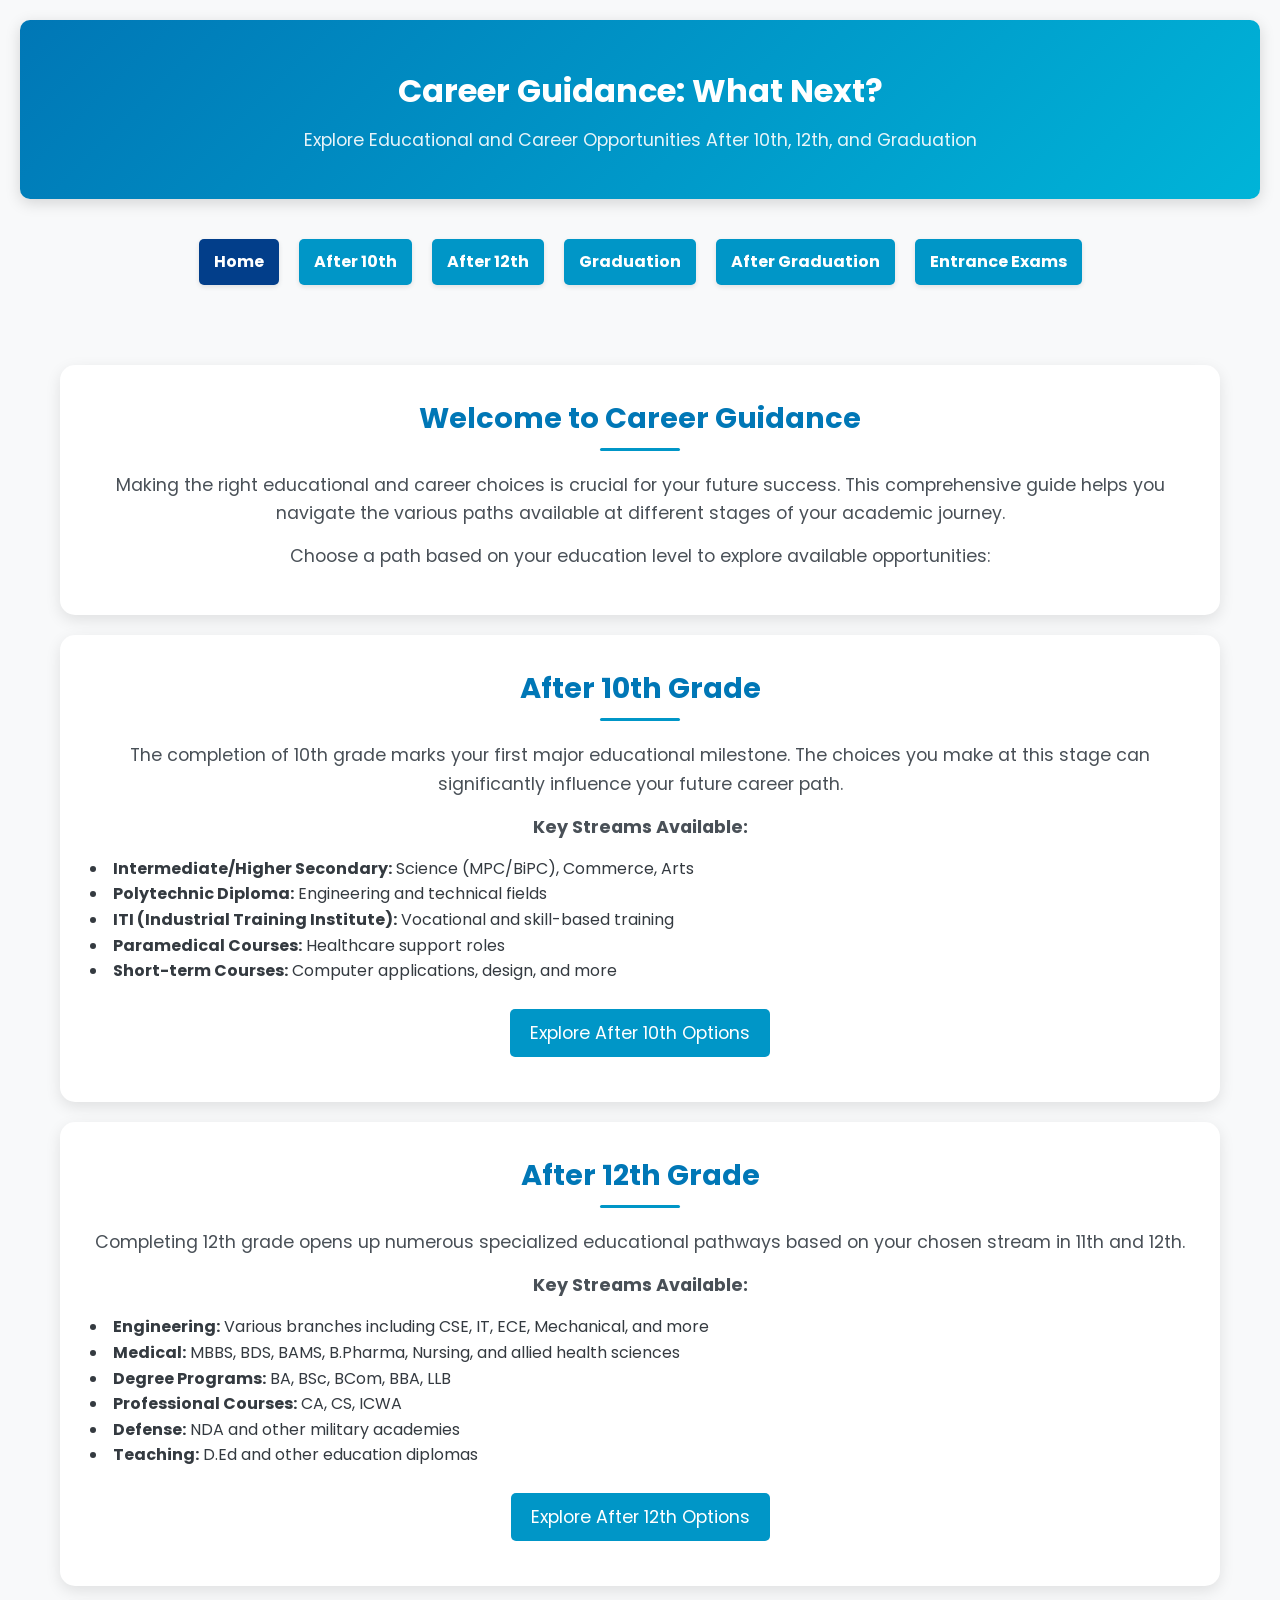
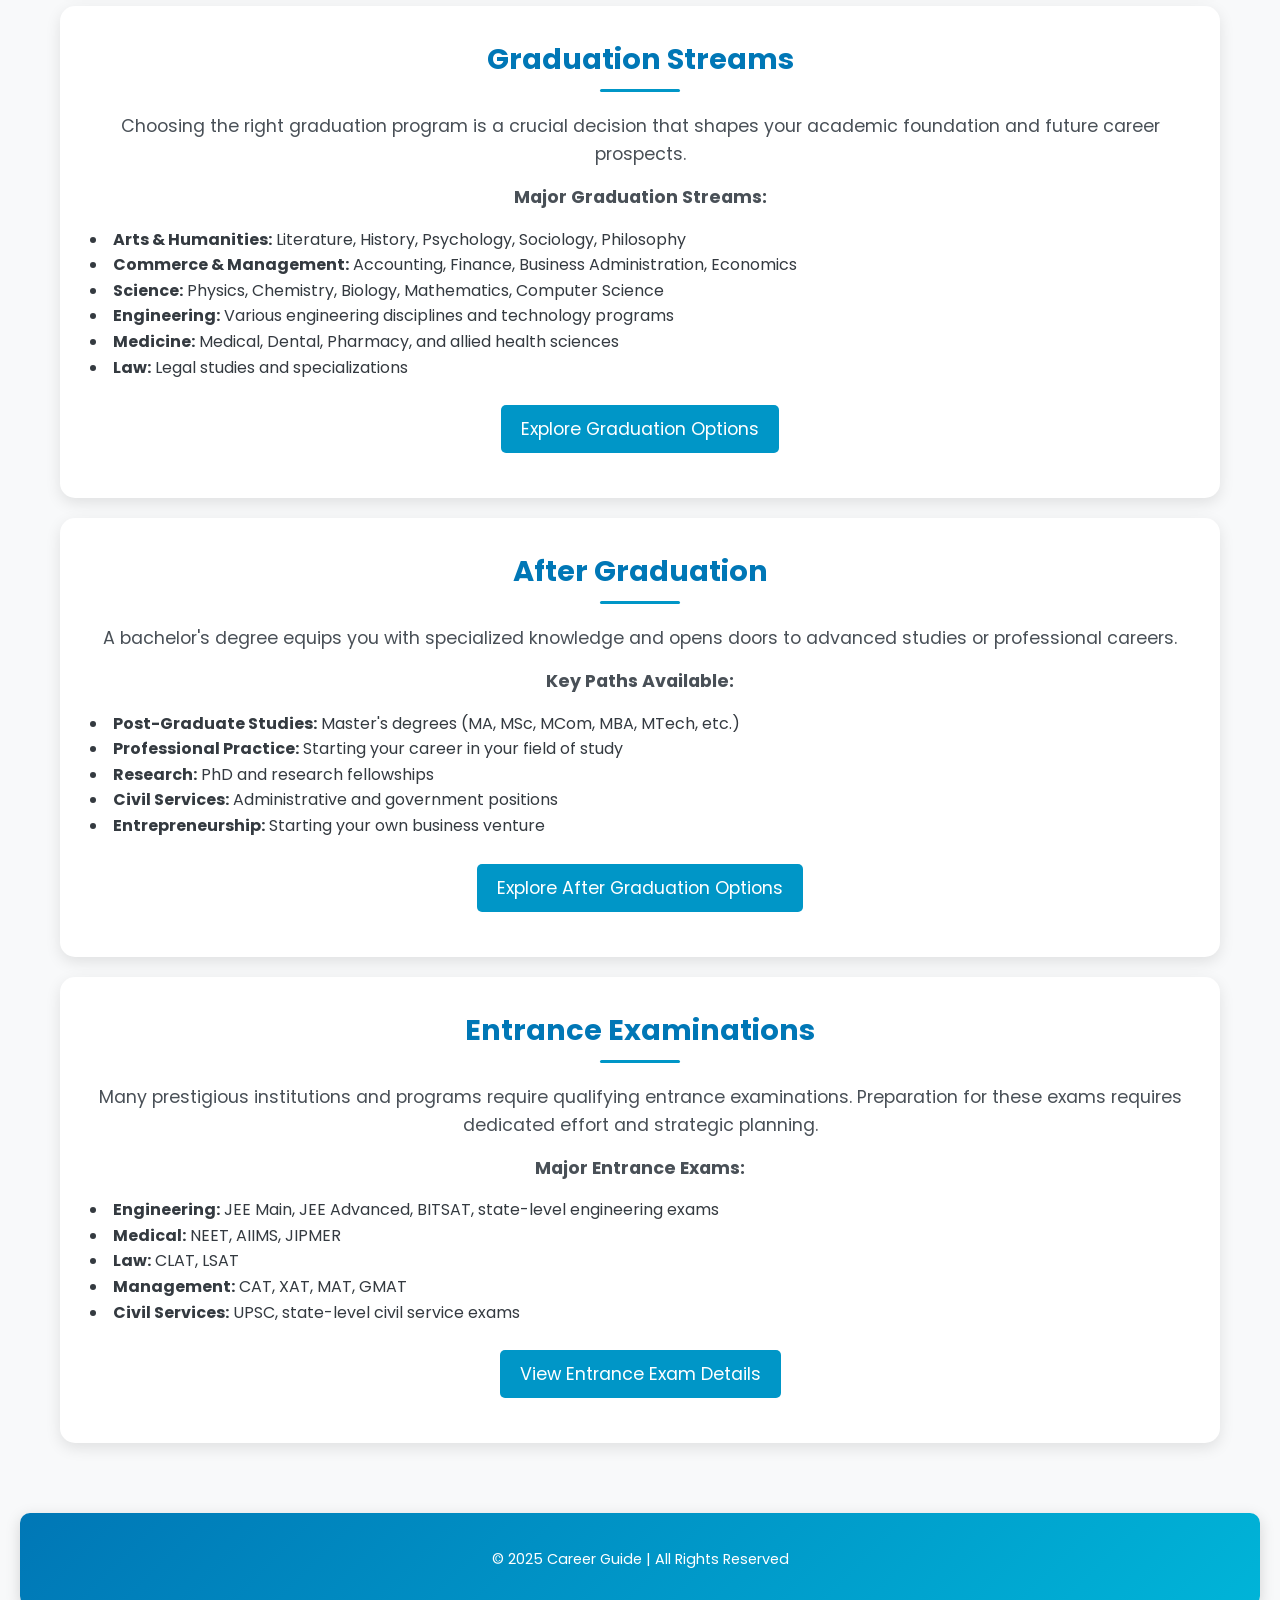
<file: Career guidance/index.html>
<!DOCTYPE html>
<html lang="en">
<head>
    <meta charset="UTF-8">
    <meta name="viewport" content="width=device-width, initial-scale=1.0">
    <title>Career Guidance - What Next?</title>
    <link rel="stylesheet" href="styles.css">
    <link rel="icon" href="favicon.jpg" type="image/png">
    <link href="https://fonts.googleapis.com/css2?family=Poppins:wght@300;400;700&display=swap" rel="stylesheet">
</head>
<body>
    <header>
        <div class="container">
            <h1>Career Guidance: What Next?</h1>
            <p>Explore Educational and Career Opportunities After 10th, 12th, and Graduation</p>
        </div>
    </header>
    
    <nav>
        <div class="container">
            <ul>
                <li><a href="index.html" class="active">Home</a></li>
                <li><a href="after10th.html">After 10th</a></li>
                <li><a href="after12th.html">After 12th</a></li>
                <li><a href="graduation.html">Graduation</a></li>
                <li><a href="afterGraduation.html">After Graduation</a></li>
                <li><a href="exams.html">Entrance Exams</a></li>
            </ul>
        </div>
    </nav>
    
    <main class="container">
        <section class="section">
            <h2>Welcome to Career Guidance</h2>
            <p>Making the right educational and career choices is crucial for your future success. This comprehensive guide helps you navigate the various paths available at different stages of your academic journey.</p>
            
            <p>Choose a path based on your education level to explore available opportunities:</p>
        </section>
        
        <section class="section">
            <h2>After 10th Grade</h2>
            <p>The completion of 10th grade marks your first major educational milestone. The choices you make at this stage can significantly influence your future career path.</p>
            
            <p><strong>Key Streams Available:</strong></p>
            <ul style="text-align: left; list-style-position: inside; margin: 15px 0;">
                <li><strong>Intermediate/Higher Secondary:</strong> Science (MPC/BiPC), Commerce, Arts</li>
                <li><strong>Polytechnic Diploma:</strong> Engineering and technical fields</li>
                <li><strong>ITI (Industrial Training Institute):</strong> Vocational and skill-based training</li>
                <li><strong>Paramedical Courses:</strong> Healthcare support roles</li>
                <li><strong>Short-term Courses:</strong> Computer applications, design, and more</li>
            </ul>
            
            <p><a href="after10th.html" style="display: inline-block; background: #0096c7; color: white; padding: 10px 20px; border-radius: 5px; text-decoration: none; margin-top: 10px; transition: all 0.3s ease;">Explore After 10th Options</a></p>
        </section>
        
        <section class="section">
            <h2>After 12th Grade</h2>
            <p>Completing 12th grade opens up numerous specialized educational pathways based on your chosen stream in 11th and 12th.</p>
            
            <p><strong>Key Streams Available:</strong></p>
            <ul style="text-align: left; list-style-position: inside; margin: 15px 0;">
                <li><strong>Engineering:</strong> Various branches including CSE, IT, ECE, Mechanical, and more</li>
                <li><strong>Medical:</strong> MBBS, BDS, BAMS, B.Pharma, Nursing, and allied health sciences</li>
                <li><strong>Degree Programs:</strong> BA, BSc, BCom, BBA, LLB</li>
                <li><strong>Professional Courses:</strong> CA, CS, ICWA</li>
                <li><strong>Defense:</strong> NDA and other military academies</li>
                <li><strong>Teaching:</strong> D.Ed and other education diplomas</li>
            </ul>
            
            <p><a href="after12th.html" style="display: inline-block; background: #0096c7; color: white; padding: 10px 20px; border-radius: 5px; text-decoration: none; margin-top: 10px; transition: all 0.3s ease;">Explore After 12th Options</a></p>
        </section>
        
        <section class="section">
            <h2>Graduation Streams</h2>
            <p>Choosing the right graduation program is a crucial decision that shapes your academic foundation and future career prospects.</p>
            
            <p><strong>Major Graduation Streams:</strong></p>
            <ul style="text-align: left; list-style-position: inside; margin: 15px 0;">
                <li><strong>Arts & Humanities:</strong> Literature, History, Psychology, Sociology, Philosophy</li>
                <li><strong>Commerce & Management:</strong> Accounting, Finance, Business Administration, Economics</li>
                <li><strong>Science:</strong> Physics, Chemistry, Biology, Mathematics, Computer Science</li>
                <li><strong>Engineering:</strong> Various engineering disciplines and technology programs</li>
                <li><strong>Medicine:</strong> Medical, Dental, Pharmacy, and allied health sciences</li>
                <li><strong>Law:</strong> Legal studies and specializations</li>
            </ul>
            
            <p><a href="graduation.html" style="display: inline-block; background: #0096c7; color: white; padding: 10px 20px; border-radius: 5px; text-decoration: none; margin-top: 10px; transition: all 0.3s ease;">Explore Graduation Options</a></p>
        </section>
        
        <section class="section">
            <h2>After Graduation</h2>
            <p>A bachelor's degree equips you with specialized knowledge and opens doors to advanced studies or professional careers.</p>
            
            <p><strong>Key Paths Available:</strong></p>
            <ul style="text-align: left; list-style-position: inside; margin: 15px 0;">
                <li><strong>Post-Graduate Studies:</strong> Master's degrees (MA, MSc, MCom, MBA, MTech, etc.)</li>
                <li><strong>Professional Practice:</strong> Starting your career in your field of study</li>
                <li><strong>Research:</strong> PhD and research fellowships</li>
                <li><strong>Civil Services:</strong> Administrative and government positions</li>
                <li><strong>Entrepreneurship:</strong> Starting your own business venture</li>
            </ul>
            
            <p><a href="afterGraduation.html" style="display: inline-block; background: #0096c7; color: white; padding: 10px 20px; border-radius: 5px; text-decoration: none; margin-top: 10px; transition: all 0.3s ease;">Explore After Graduation Options</a></p>
        </section>
        
        <section class="section">
            <h2>Entrance Examinations</h2>
            <p>Many prestigious institutions and programs require qualifying entrance examinations. Preparation for these exams requires dedicated effort and strategic planning.</p>
            
            <p><strong>Major Entrance Exams:</strong></p>
            <ul style="text-align: left; list-style-position: inside; margin: 15px 0;">
                <li><strong>Engineering:</strong> JEE Main, JEE Advanced, BITSAT, state-level engineering exams</li>
                <li><strong>Medical:</strong> NEET, AIIMS, JIPMER</li>
                <li><strong>Law:</strong> CLAT, LSAT</li>
                <li><strong>Management:</strong> CAT, XAT, MAT, GMAT</li>
                <li><strong>Civil Services:</strong> UPSC, state-level civil service exams</li>
            </ul>
            
            <p><a href="exams.html" style="display: inline-block; background: #0096c7; color: white; padding: 10px 20px; border-radius: 5px; text-decoration: none; margin-top: 10px; transition: all 0.3s ease;">View Entrance Exam Details</a></p>
        </section>
    </main>
    
    <footer>
        <div class="container">
            <p>&copy; 2025 Career Guide | All Rights Reserved</p>
        </div>
    </footer>
</body>
</html>
</file>
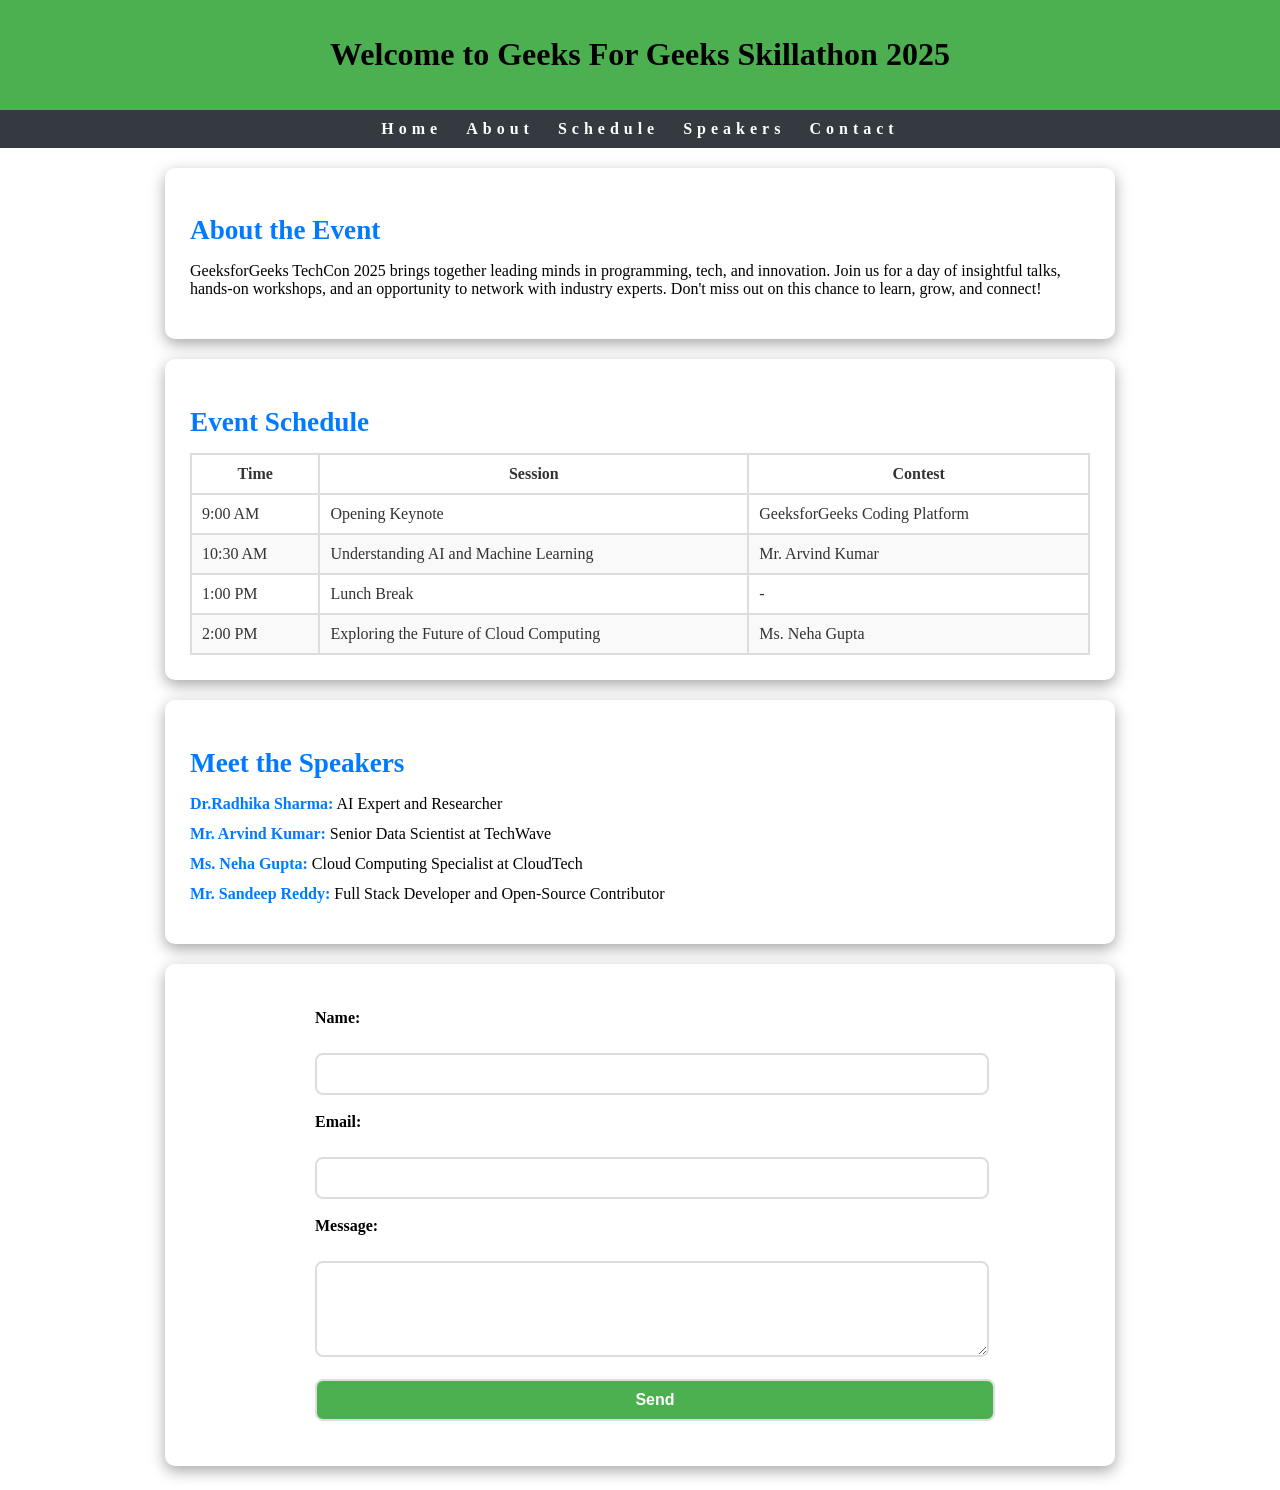
<file: Html and Css projects/Event webpage/index.html>
<!DOCTYPE html>
<html lang="en">
<head>
    <meta charset="UTF-8">
    <meta name="viewport" content="width=device-width, initial-scale=1.0">
    <title>Event Webpage</title>
    <link rel="stylesheet" href="styles.css">
</head>
<body>
    <header>
        <h1>
            Welcome to Geeks For Geeks Skillathon 2025
        </h1>
    </header>
    <nav>
        <a href="./index.html">Home</a>
        <a href="#About">About</a>
        <a href="#Schedule">Schedule</a>
        <a href="#Speakers">Speakers</a>
        <a href="#Contact">Contact</a>
    </nav>

    <section class="about">
        <h2>About the Event</h2>
        <p>GeeksforGeeks TechCon 2025 brings together leading minds in programming,
          tech, and innovation. Join us for a day of insightful talks, hands-on workshops,
          and an opportunity to network with industry experts. Don't miss out on this chance to learn, grow, and connect!</p>
    </section>

    <section class="schedule">
        <h2>Event Schedule</h2>

        <table>
            <thead>
                <tr>
                    <th>Time</th>
                    <th>Session</th>
                    <th>Contest</th>
                </tr>
            </thead>
            <tbody>
                <tr>
                    <td>9:00 AM</td>
                    <td>Opening Keynote</td>
                    <td>GeeksforGeeks Coding Platform</td>
                </tr>
                <tr>
                    <td>10:30 AM</td>
                    <td>Understanding AI and Machine Learning</td>
                    <td>Mr. Arvind Kumar</td>
                </tr>
                <tr>
                    <td>1:00 PM</td>
                    <td>Lunch Break</td>
                    <td>-</td>
                </tr>
                <tr>
                    <td>2:00 PM</td>
                    <td>Exploring the Future of Cloud Computing</td>
                    <td>Ms. Neha Gupta</td>
                </tr>
            </tbody>
        </table>
    </section>

    <section class="speakers">
        <h2>Meet the Speakers</h2>
        <ul>
            <li><strong>Dr.Radhika Sharma:</strong> AI Expert and Researcher</li>
            <li><strong>Mr. Arvind Kumar:</strong> Senior Data Scientist at TechWave</li>
            <li><strong>Ms. Neha Gupta:</strong> Cloud Computing Specialist at CloudTech</li>
            <li><strong>Mr. Sandeep Reddy:</strong> Full Stack Developer and Open-Source Contributor</li>
        </ul>
    </section>

    <section class="form">
        <form>
            <label for="name">Name:</label><br>
            <input type="text" id="name" name="name"><br><br>
            <label for="email">Email:</label><br>
            <input type="email" id="email" name="email"><br><br>
            <label for="message">Message:</label><br>
            <textarea id="message" name="message" rows="4"></textarea><br><br>
            <button type="submit">Send</button>
        </form>
    </section>
</body>
</html>
</file>
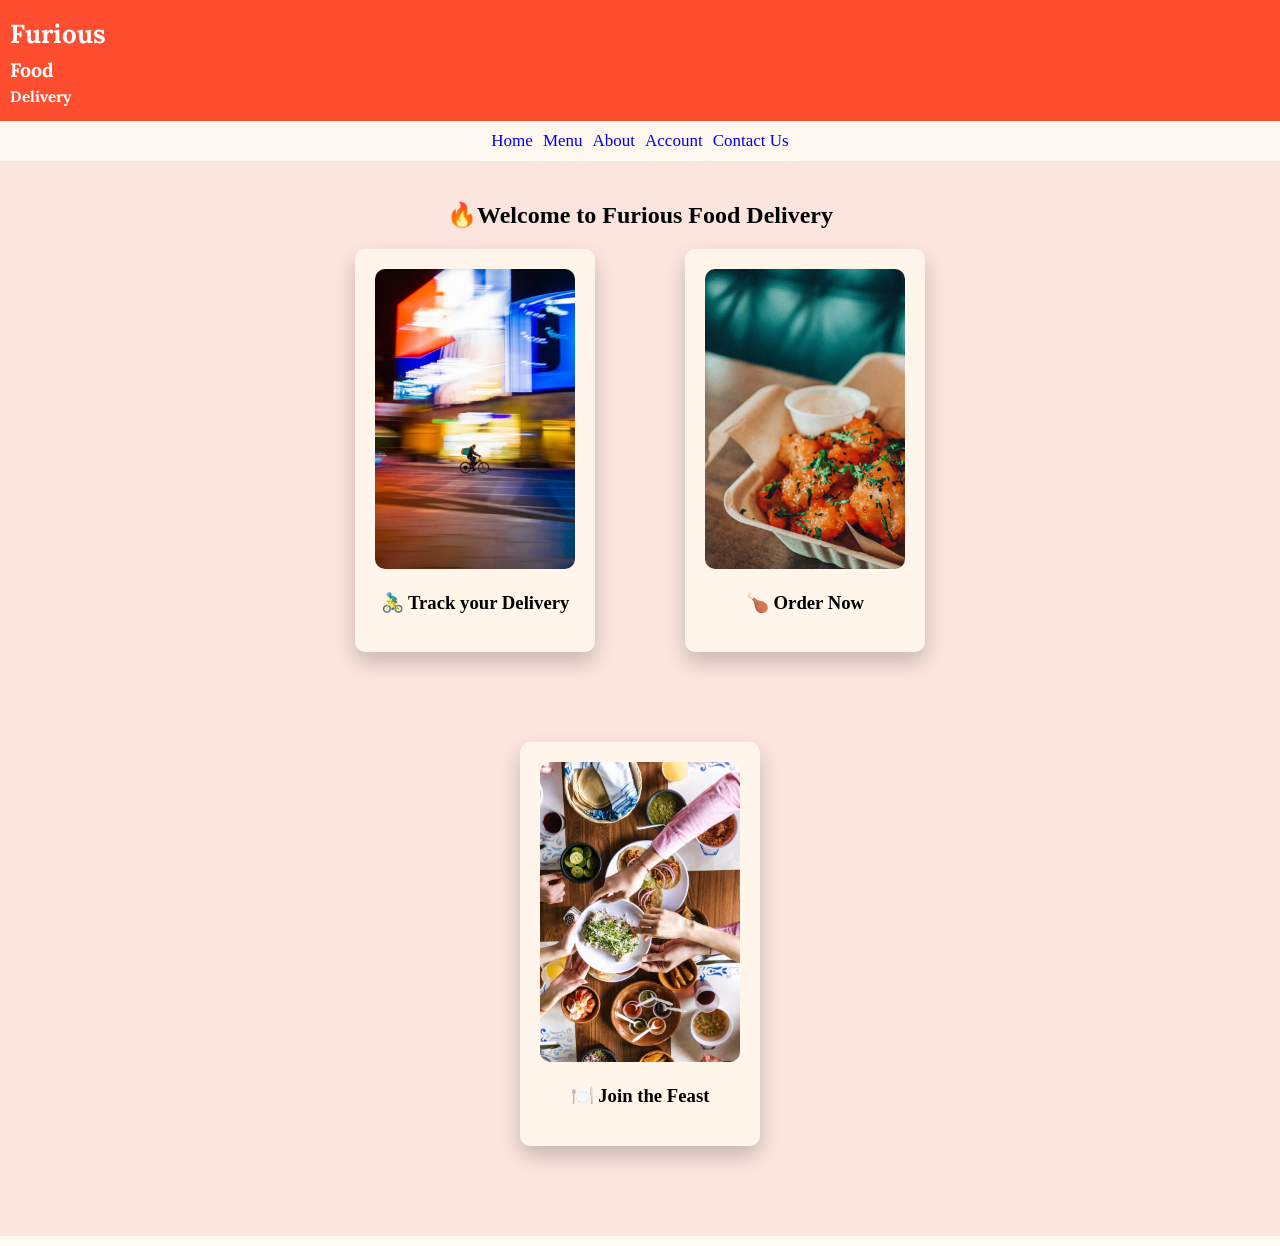
<file: Html and Css projects/food delivery webpage/index.html>
<!DOCTYPE html>
<html lang="en">
<head>
    <meta charset="UTF-8">
    <meta name="viewport" content="width=device-width, initial-scale=1.0">
    <title>Document</title>
    <link rel="stylesheet" href="styles.css">
    <link rel="preconnect" href="https://fonts.googleapis.com">
<link rel="preconnect" href="https://fonts.gstatic.com" crossorigin>
<link href="https://fonts.googleapis.com/css2?family=Lora:ital,wght@0,400..700;1,400..700&display=swap" rel="stylesheet">
</head>
<body>
    <header>
        <div class="logo-box">
            <h1 class="titlee-1">Furious</h1>
            <h2 class="titlee-2">Food</h2>
            <h3 class="titlee-3">Delivery</h3>
        </div>
    </header>
    <div class="navbar">
        <ul>
            <li><a href="#">Home</a></li>
            <li><a href="#">Menu</a></li>
            <li><a href="#">About</a></li>
            <li><a href="#">Account</a></li>
            <li><a href="./contact.html">Contact Us</a></li>
        </ul>
    </div>

    <div class="hero-page">
        <div class="content">
        <div class="row-1">
            <h2>🔥Welcome to Furious Food Delivery</h2>
        </div>
        <div class="row-2">
    <a href="#" class="col-btn">
        <img src="./img1.jpg" alt="Dish 1">
        <h3>🚴‍♂️ Track your Delivery</h3>
    </a>

    <a href="#" class="col-btn">
        <img src="./img2.jpg" alt="Dish 2">
        <h3>🍗 Order Now</h3>
    </a>

    <a href="#" class="col-btn">
        <img src="./img3.jpg" alt="Dish 3">
        <h3>🍽️ Join the Feast</h3>
    </a>
        </div>
        </div>
    </div>
</body>
</html>
</file>
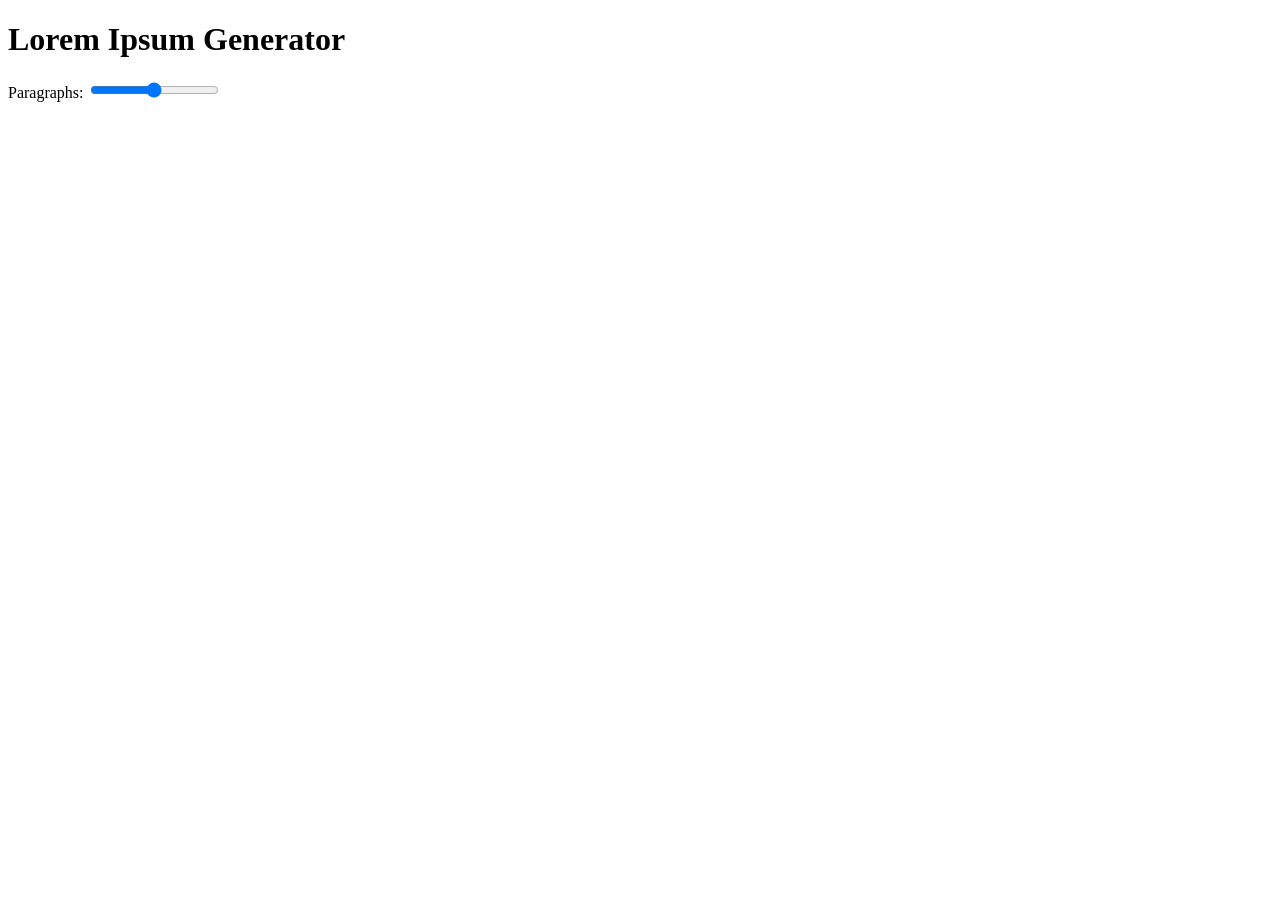
<file: Html and Css projects/Lorem ipsum/index.html>
<!DOCTYPE html>
<html lang="en">
<head>
    <meta charset="UTF-8">
    <meta name="viewport" content="width=device-width, initial-scale=1.0">
    <title>Document</title>
</head>
<body>
    <header>
        <h1>Lorem Ipsum Generator</h1>
    </header>

    <div class="options">
        <div class="paragraphs">
            <label for="paragraphs">
                Paragraphs:
            </label>
            <input type="range"
                   id="paragraphs">
        </div>
    </div>
</body>
</html>
</file>
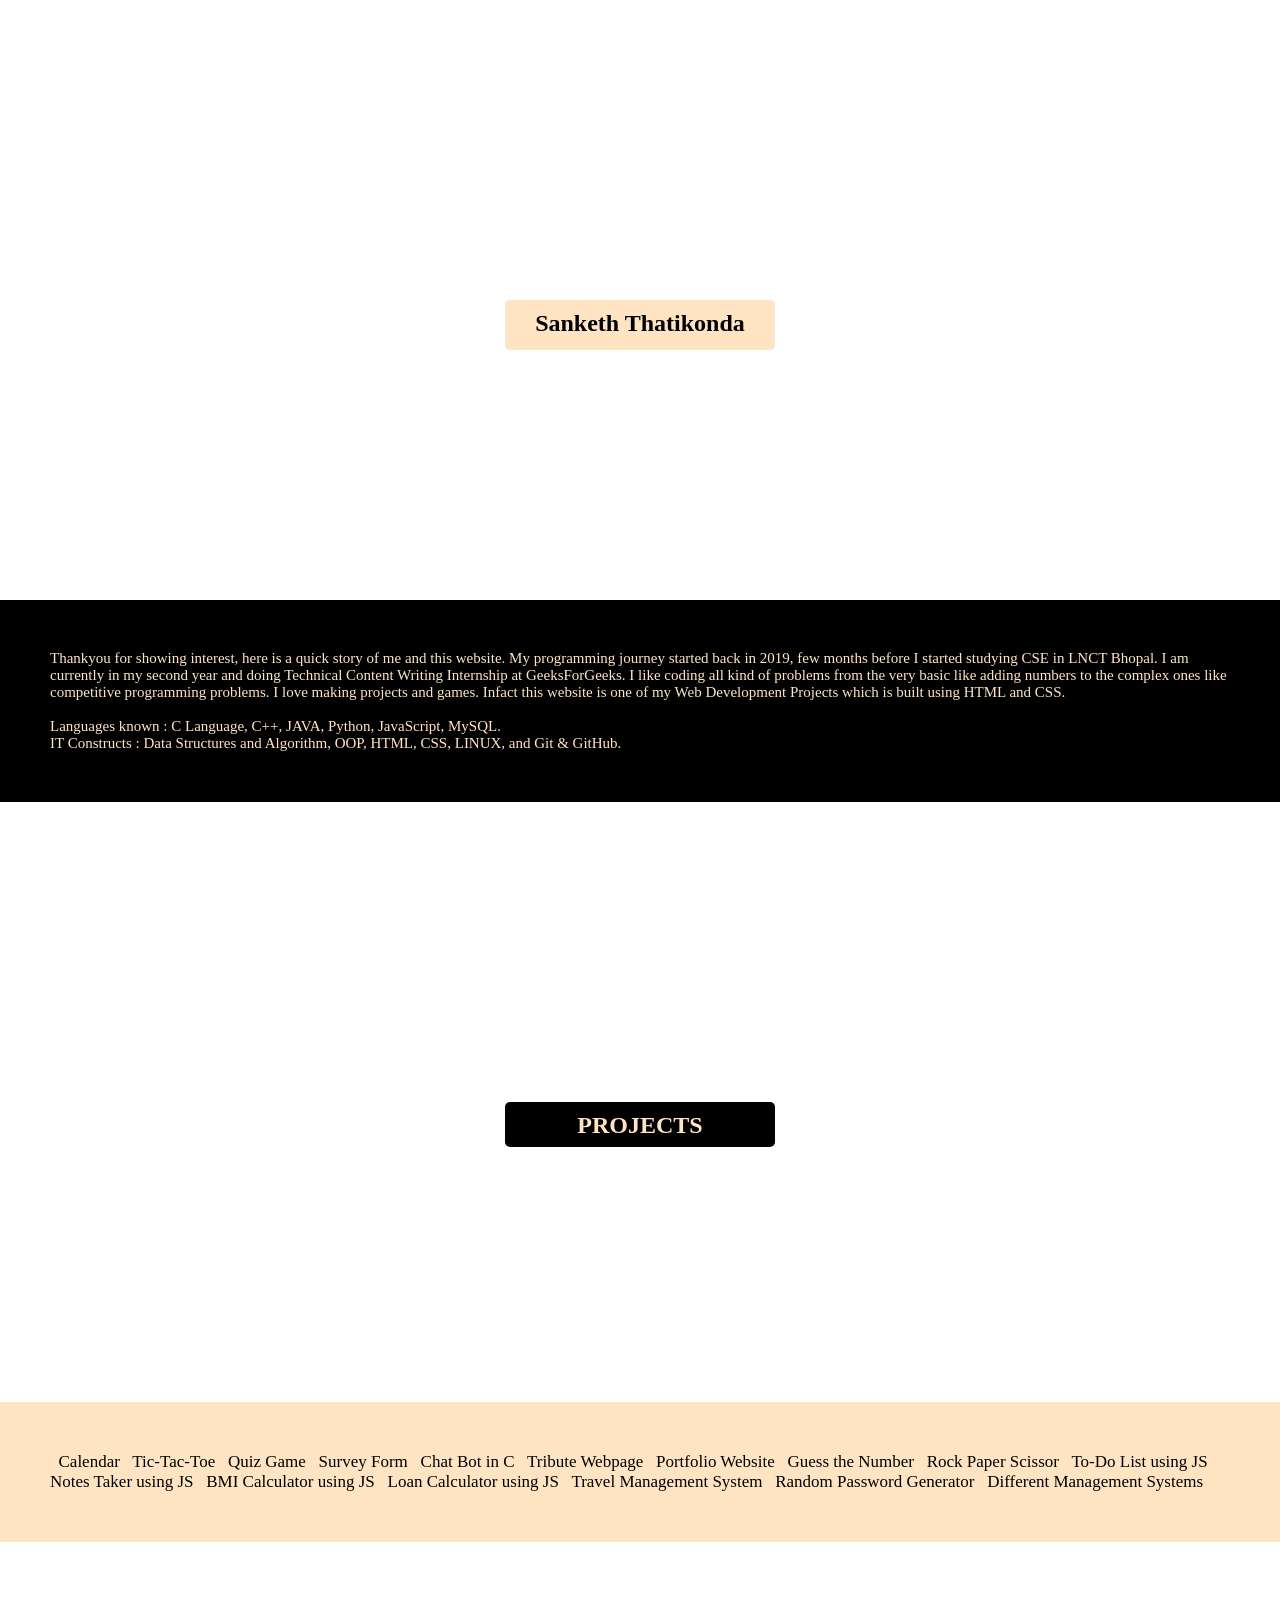
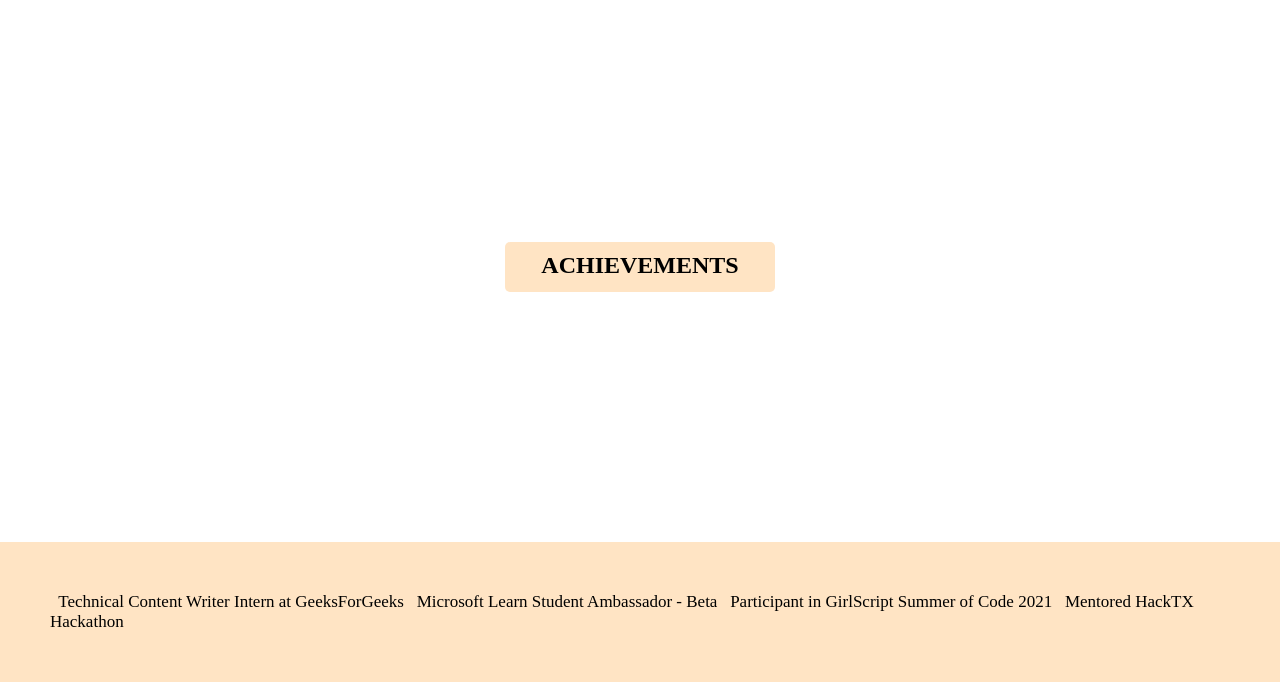
<file: Html and Css projects/parallax website/index.html>
<!DOCTYPE html>
<html lang="en">
<head>
    <meta charset="UTF-8">
    <meta name="viewport" content="width=device-width, initial-scale=1.0">
    <title>Parallax Webpage</title>
    <link rel="stylesheet" href="styles.css">
</head>
<body>
    <div class="parallax-1">
        <h2>Sanketh Thatikonda</h2>
    </div>

    <div class="para-1">
        <p>Thankyou for showing interest, 
            here is a quick story of me and
            this website. My programming 
            journey started back in 2019, 
            few months before I started 
            studying CSE in LNCT Bhopal. 
            I am currently in my second 
            year and doing Technical 
            Content Writing Internship
            at GeeksForGeeks. I like 
            coding all kind of problems 
            from the very basic like adding 
            numbers to the complex ones like
            competitive programming problems.
            I love making projects and games.
            Infact this website is one of my 
            Web Development Projects which 
            is built using HTML and CSS.<br>
            <br>Languages known : C Language, 
            C++, JAVA, Python, JavaScript, 
            MySQL.<br> IT Constructs : Data 
            Structures and Algorithm, OOP, 
            HTML, CSS, LINUX, and Git & GitHub.</p>
    </div>

    <div class="parallax-2">
        <h2>PROJECTS</h2>
    </div>

    <div class="para-2">
        <p>
            &nbsp; Calendar &nbsp;
            Tic-Tac-Toe &nbsp; 
            Quiz Game &nbsp; 
            Survey Form &nbsp; 
            Chat Bot in C &nbsp; 
            Tribute Webpage &nbsp; 
            Portfolio Website &nbsp; 
            Guess the Number &nbsp; 
            Rock Paper Scissor &nbsp;
            To-Do List using JS &nbsp; 
            Notes Taker using JS &nbsp; 
            BMI Calculator using JS &nbsp;
            Loan Calculator using JS &nbsp; 
            Travel Management System &nbsp; 
            Random Password Generator &nbsp; 
            Different Management Systems
        </p>
    </div>

    <div class="parallax-1">
        <h2>ACHIEVEMENTS</h2>
    </div>

    <div class="para-2">
        <p>
            &nbsp; Technical Content Writer 
            Intern at GeeksForGeeks 
            &nbsp; Microsoft Learn Student 
            Ambassador - Beta &nbsp; 
            Participant in GirlScript Summer 
            of Code 2021 &nbsp; 
            Mentored HackTX Hackathon
        </p>
    </div>
</body>
</html>
</file>
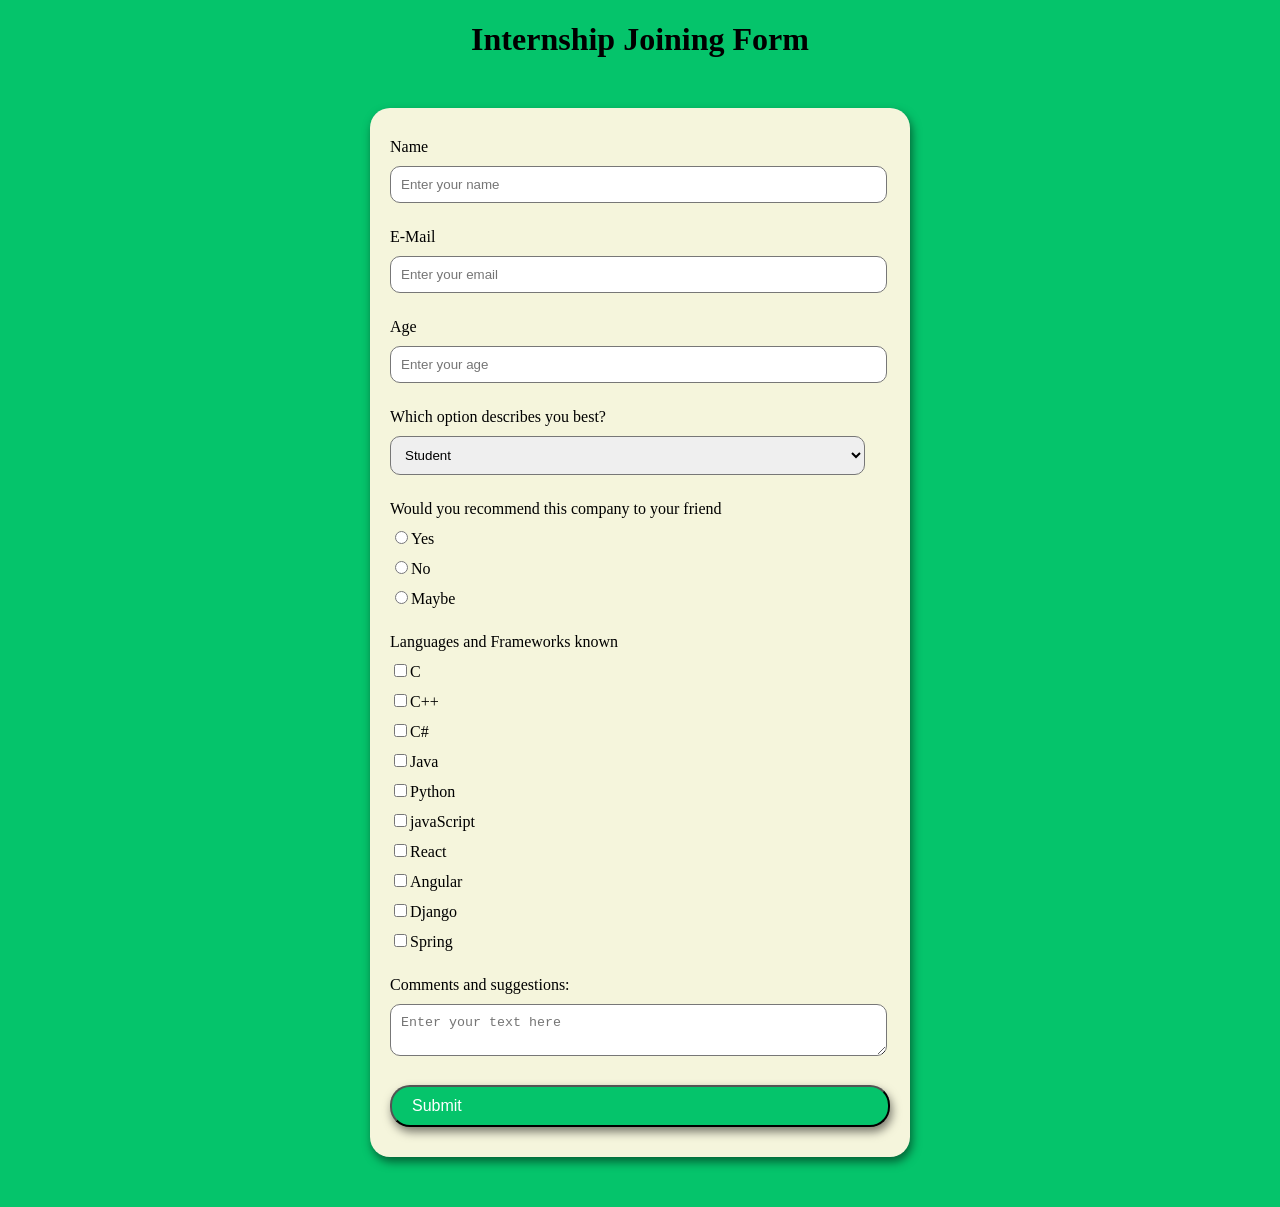
<file: Html and Css projects/survey form/index.html>
<!DOCTYPE html>
<html lang="en">
<head>
    <meta charset="UTF-8">
    <meta name="viewport" content="width=device-width, initial-scale=1.0">
    <title>Survey Form</title>
    <link rel="stylesheet" href="styles.css">
</head>
<body>
   <h1>Internship Joining Form</h1>

   <form id="form">
    <div class="form-control">
        <label for="name" >Name</label>
        <input type="text"placeholder="Enter your name"/>
    </div>

    <div class="form-control">
        <label for="email" >E-Mail</label>
        <input type="email"placeholder="Enter your email"/>
    </div>

    <div class="form-control">
        <label for="age" >Age</label>
        <input type="text" id="age" placeholder="Enter your age"/>
    </div>

    <div class="form-control">
        <label for="role" >Which option describes you best?</label>
        <select name="role">
            <option value="student">Student</option>
            <option value="intern">Intern</option>
            <option value="professional">Professional</option>
            <option value="other">Other</option>
        </select>
    </div>

    <div class="form-control">
        <label for="recommend">Would you recommend this company to your friend</label>
        <label for="recommend-1"><input type="radio">Yes</label>
        <label for="recommend-2"><input type="radio">No</label>
        <label for="recommend-3"><input type="radio">Maybe</label>
    </div>

    <div class="form-control">
        <label>Languages and Frameworks known</label>
        <label for="inp-1"><input type="checkbox">C</label>
        <label for="inp-2"><input type="checkbox">C++</label>
        <label for="inp-3"><input type="checkbox">C#</label>
        <label for="inp-4"><input type="checkbox">Java</label>
        <label for="inp-5"><input type="checkbox">Python</label>
        <label for="inp-6"><input type="checkbox">javaScript</label>
        <label for="inp-7"><input type="checkbox">React</label>
        <label for="inp-8"><input type="checkbox">Angular</label>
        <label for="inp-9"><input type="checkbox">Django</label>
        <label for="inp-10"><input type="checkbox">Spring</label>
    </div>

    <div class="form-control">
        <label for="comments">Comments and suggestions:</label>
        <textarea placeholder="Enter your text here"></textarea>
    </div>

    <button type="submit" value="submit" id="button" class="button">Submit</button>
   </form>
</body>
</html>
</file>
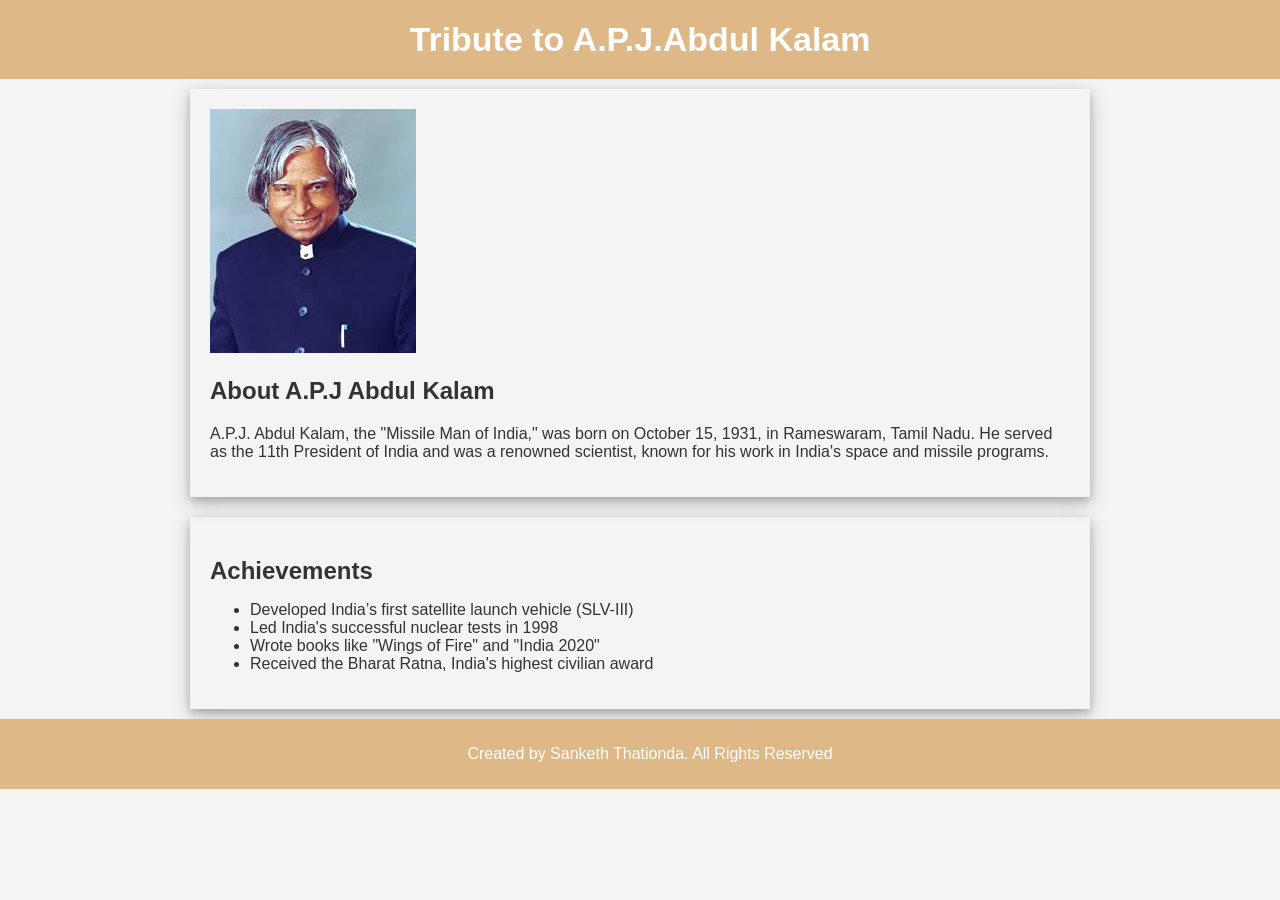
<file: Html and Css projects/tribute page/index.html>
<!DOCTYPE html>
<html lang="en">
<head>
    <meta charset="UTF-8">
    <meta name="viewport" content="width=device-width, initial-scale=1.0">
    <title>Tribute Page</title>
    <link rel="stylesheet" href="style.css">
</head>
<body>
    <header>
        <h1>
            Tribute to A.P.J.Abdul Kalam
        </h1>
    </header>
    <div class="contents">
        <section class="biography">
            <img src="[data-uri]">
            <h2>About A.P.J Abdul Kalam</h2>
            <p>A.P.J. Abdul Kalam, the "Missile Man of India," was born on October 15, 
                1931, in Rameswaram, Tamil Nadu. He served as the 11th President of India and was a renowned scientist,
                 known for his work in India's space and missile programs.
            </p>
        </section>
        <section class="Achievements">
            <h2>Achievements</h2>
            <ul>
                <li>Developed India’s first satellite launch vehicle (SLV-III)</li>
                <li>Led India's successful nuclear tests in 1998</li>
                <li>Wrote books like "Wings of Fire" and "India 2020"</li>
                <li>Received the Bharat Ratna, India's highest civilian award</li>
            </ul>
        </section>
    </div>
    <footer>
        <p>Created by Sanketh Thationda. All Rights Reserved</p>
    </footer>
</body>
</html>
</file>
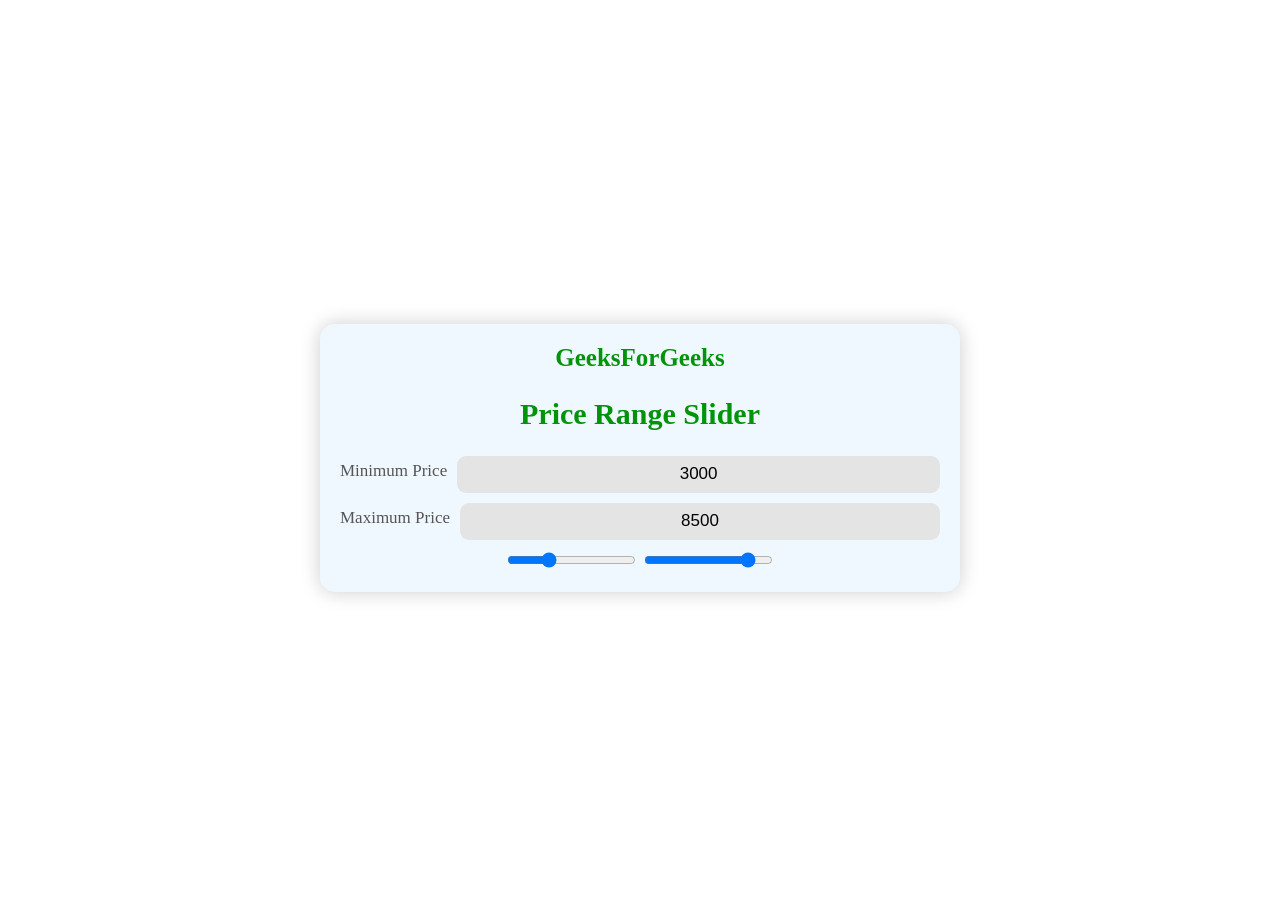
<file: JavaScript projects/Price range slider min-max/index.html>
<!DOCTYPE html>
<html lang="en">
<head>
    <title>Price Range Slider</title>
    <link rel="stylesheet" href="style.css">
</head>
<body>
    <div class="main">
        <div class="gfg">
            GeeksForGeeks
        </div>
        <div class="content-wrapper">
        <div class="header">
            <h2>Price Range Slider</h2>
        </div>
        <div class="price-input-container">
            <div class="price-input">
        <div class="price-field">
            <span>Minimum Price</span>
            <input type="number" class="min-input" value="3000">
        </div>
        <div class="price-field">
            <span>Maximum Price</span>
            <input type="number" class="max-input" value="8500">
        </div>
        </div>
        <div class="Slider">
            <div class="price-slider"></div>
        </div>
        </div>
    
    <div class="range-input">
        <input type="range" class="min-range" min="0" max="10000" value="3000" step="1">
        <input type="range" class="max-range" min="0" max="10000" value="8500" step="1">
    </div>
    </div>
    </div>
    <script src="Script.js"></script>
</body>
</html>
</file>
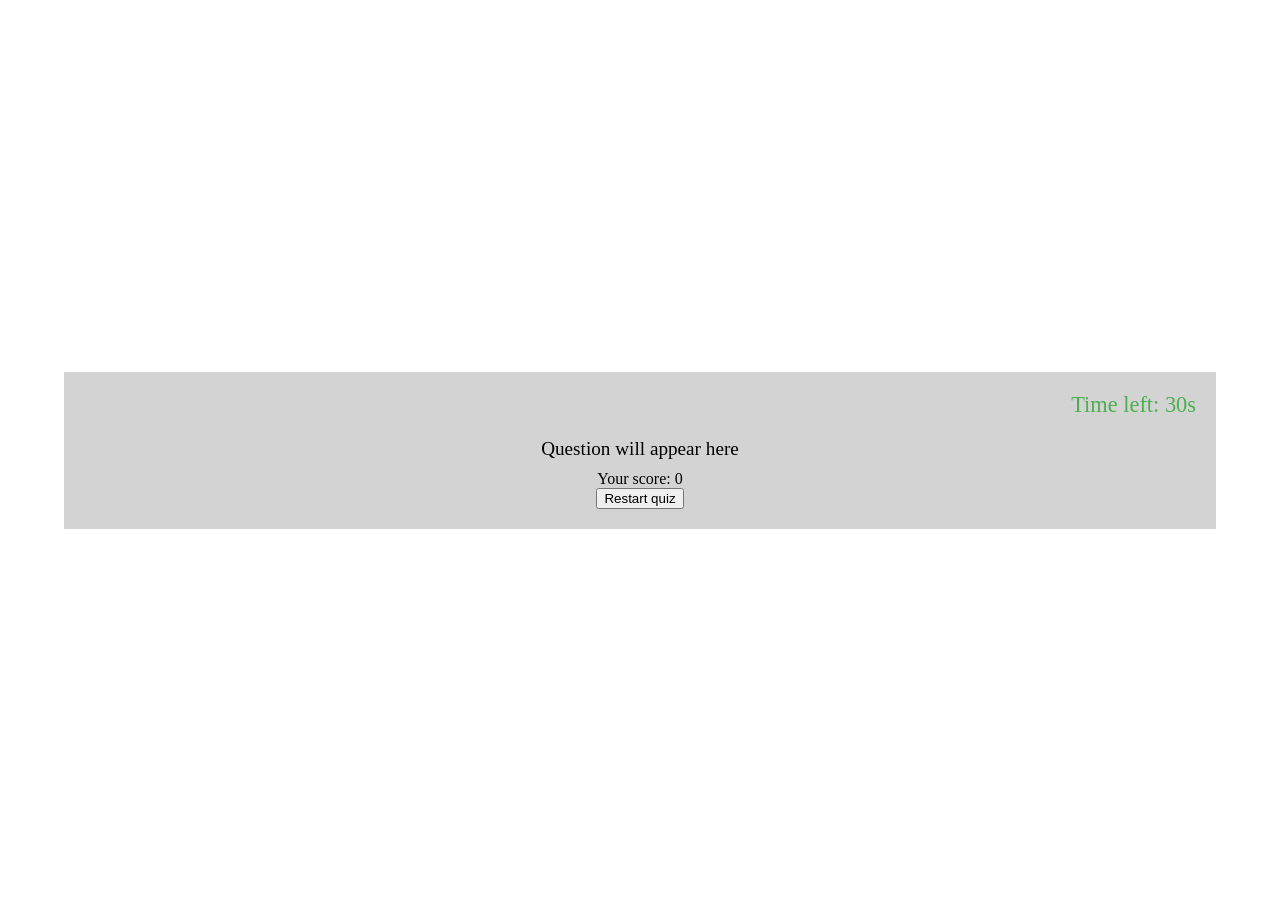
<file: JavaScript projects/Quiz with timer/index.html>
<!DOCTYPE html>
<html lang="en">
  <head>
    <meta charset="UTF-8" />
    <meta name="viewport" content="width=device-width, initial-scale=1.0" />
    <title>Quiz</title>
    <link rel="stylesheet" href="style.css" />
  </head>
  <body>
    <div class="quiz-container">
      <div class="timer">Time left: <span id="time">30</span>s</div>
      <div class="question">Question will appear here</div>
      <div class="options"></div>
      <div class="result">Your score: <span id="score">0</span></div>
      <button class="restart-quiz">Restart quiz</button>
    </div>
    <script src="script.js"></script>
  </body>
</html>
</file>
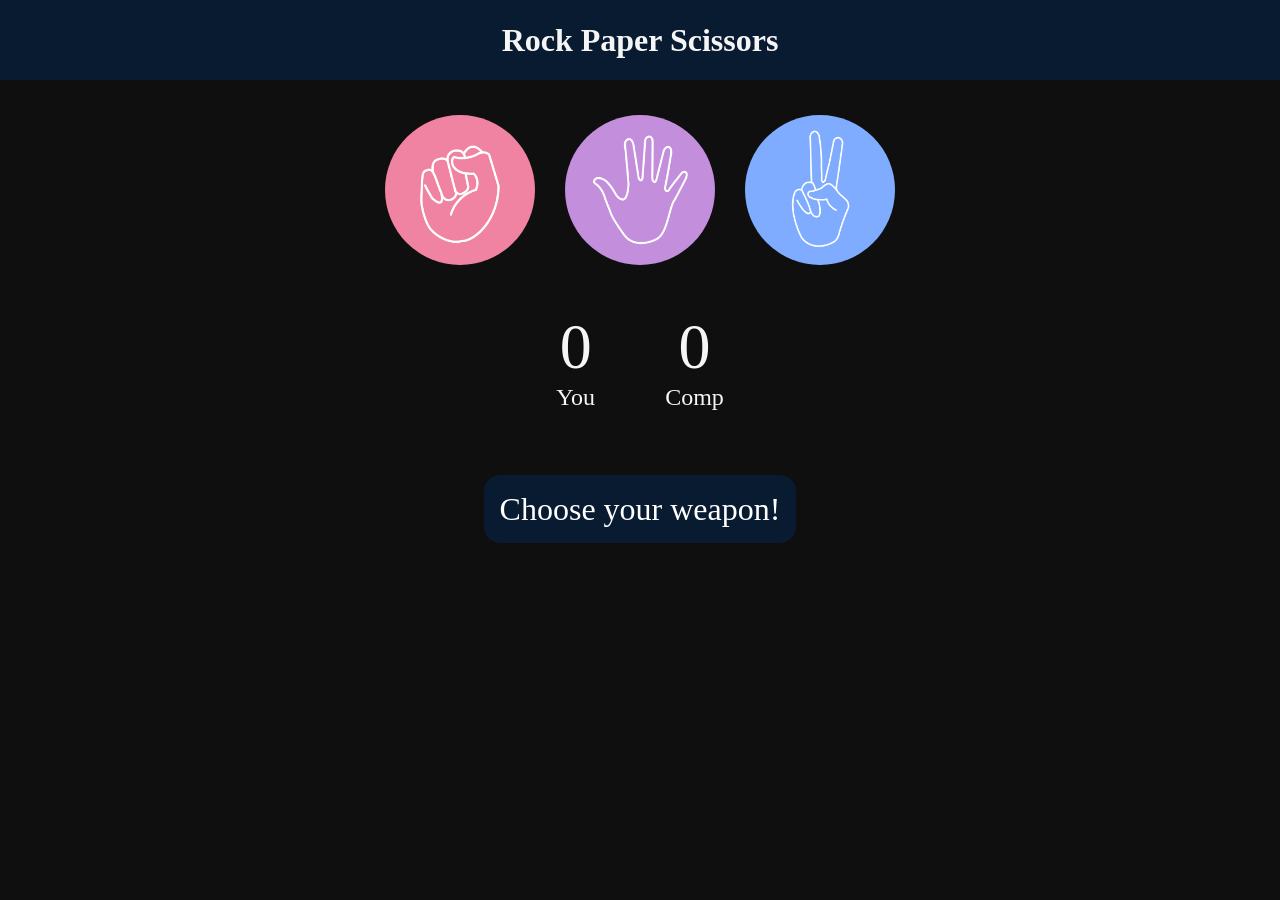
<file: JavaScript projects/Rock Paper Scissors/index.html>
<!DOCTYPE html>
<html lang="en">
<head>
    <meta charset="UTF-8">
    <meta name="viewport" content="width=device-width, initial-scale=1.0">
    <title>Rock Paper Scissors</title>
    <link rel="stylesheet" href="style.css">
</head>
<body>
    <h1 class="header">Rock Paper Scissors</h1>
    <div class="game-container">
        <div class="choice" id="rock">
            <img src="./images/rock.png">
        </div>
        <div class="choice" id="paper">
            <img src="./images/paper.png">
        </div>
        <div class="choice" id="scissors">
            <img src="./images/scissors.png">
        </div>
    </div>

    <div class="score-board">
        <div class="score">
            <p id="user-score">0</p>
            <p>You</p>
        </div>
        <div class="score">
            <p id="comp-score">0</p>
            <p>Comp</p>
        </div>
    </div>

    <div class="msg-container">
        <p id="msg">Choose your weapon!</p>
    </div>
    <script src="script.js"></script>
</body>
</html>
</file>
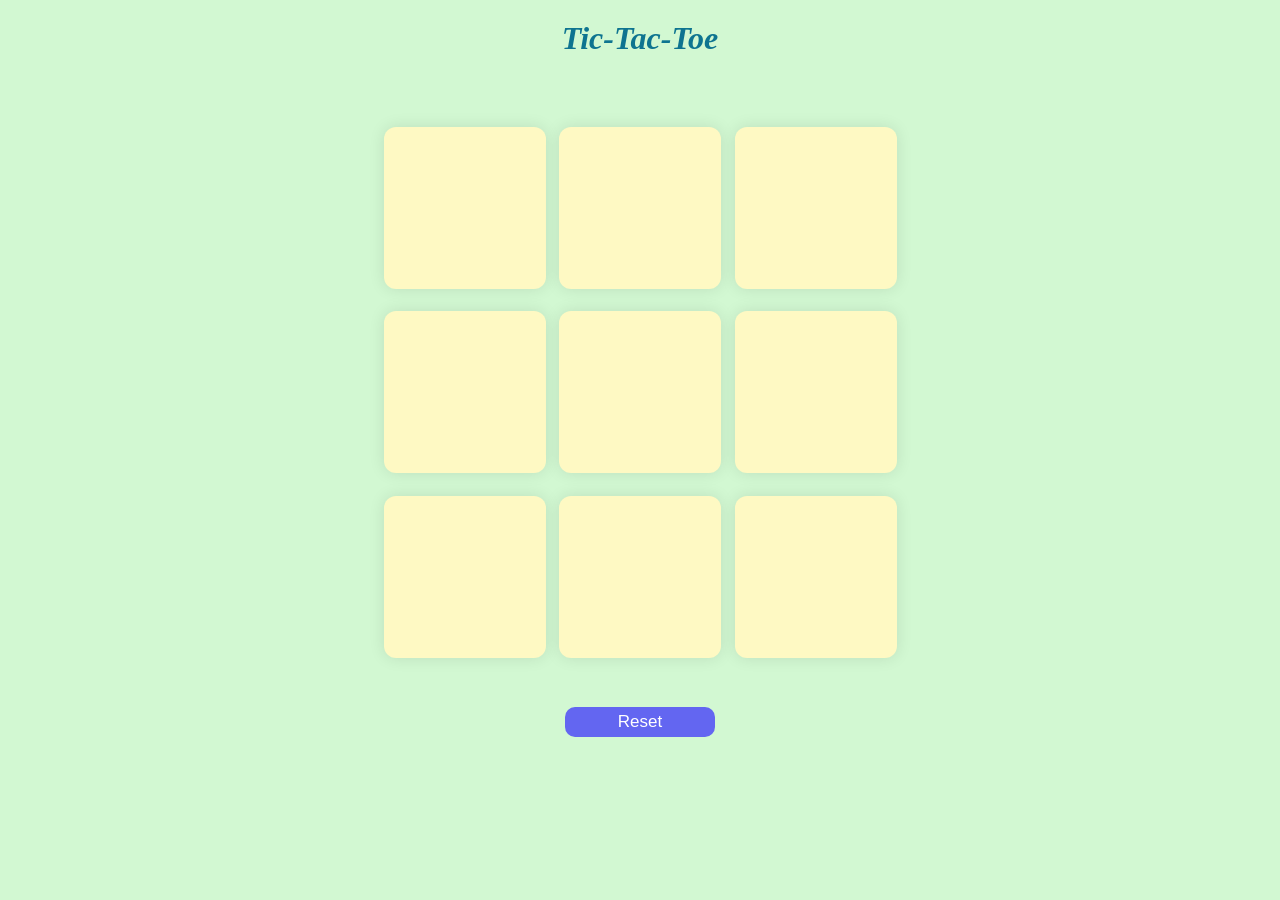
<file: JavaScript projects/Tic Tac Toe/index.html>
<!DOCTYPE html>
<html lang="en">
  <head>
    <meta charset="UTF-8" />
    <meta name="viewport" content="width=device-width, initial-scale=1.0" />
    <title>Tic-Tac-Toe</title>
    <link rel="stylesheet" href="styles.css" />
  </head>
  <body>
    <p class="msg"></p>
    <main>
      <h1 class="title"><i>Tic-Tac-Toe</i></h1>
      <div class="container">
        <div class="game">
          <button class="box"></button>
          <button class="box"></button>
          <button class="box"></button>
          <button class="box"></button>
          <button class="box"></button>
          <button class="box"></button>
          <button class="box"></button>
          <button class="box"></button>
          <button class="box"></button>
        </div>
      </div>
      <div>
        <button id="reset-btn">Reset</button>
        <button class="new-game hide">New Game</button>
      </div>
    </main>
    <script src="script.js"></script>
  </body>
</html>
</file>
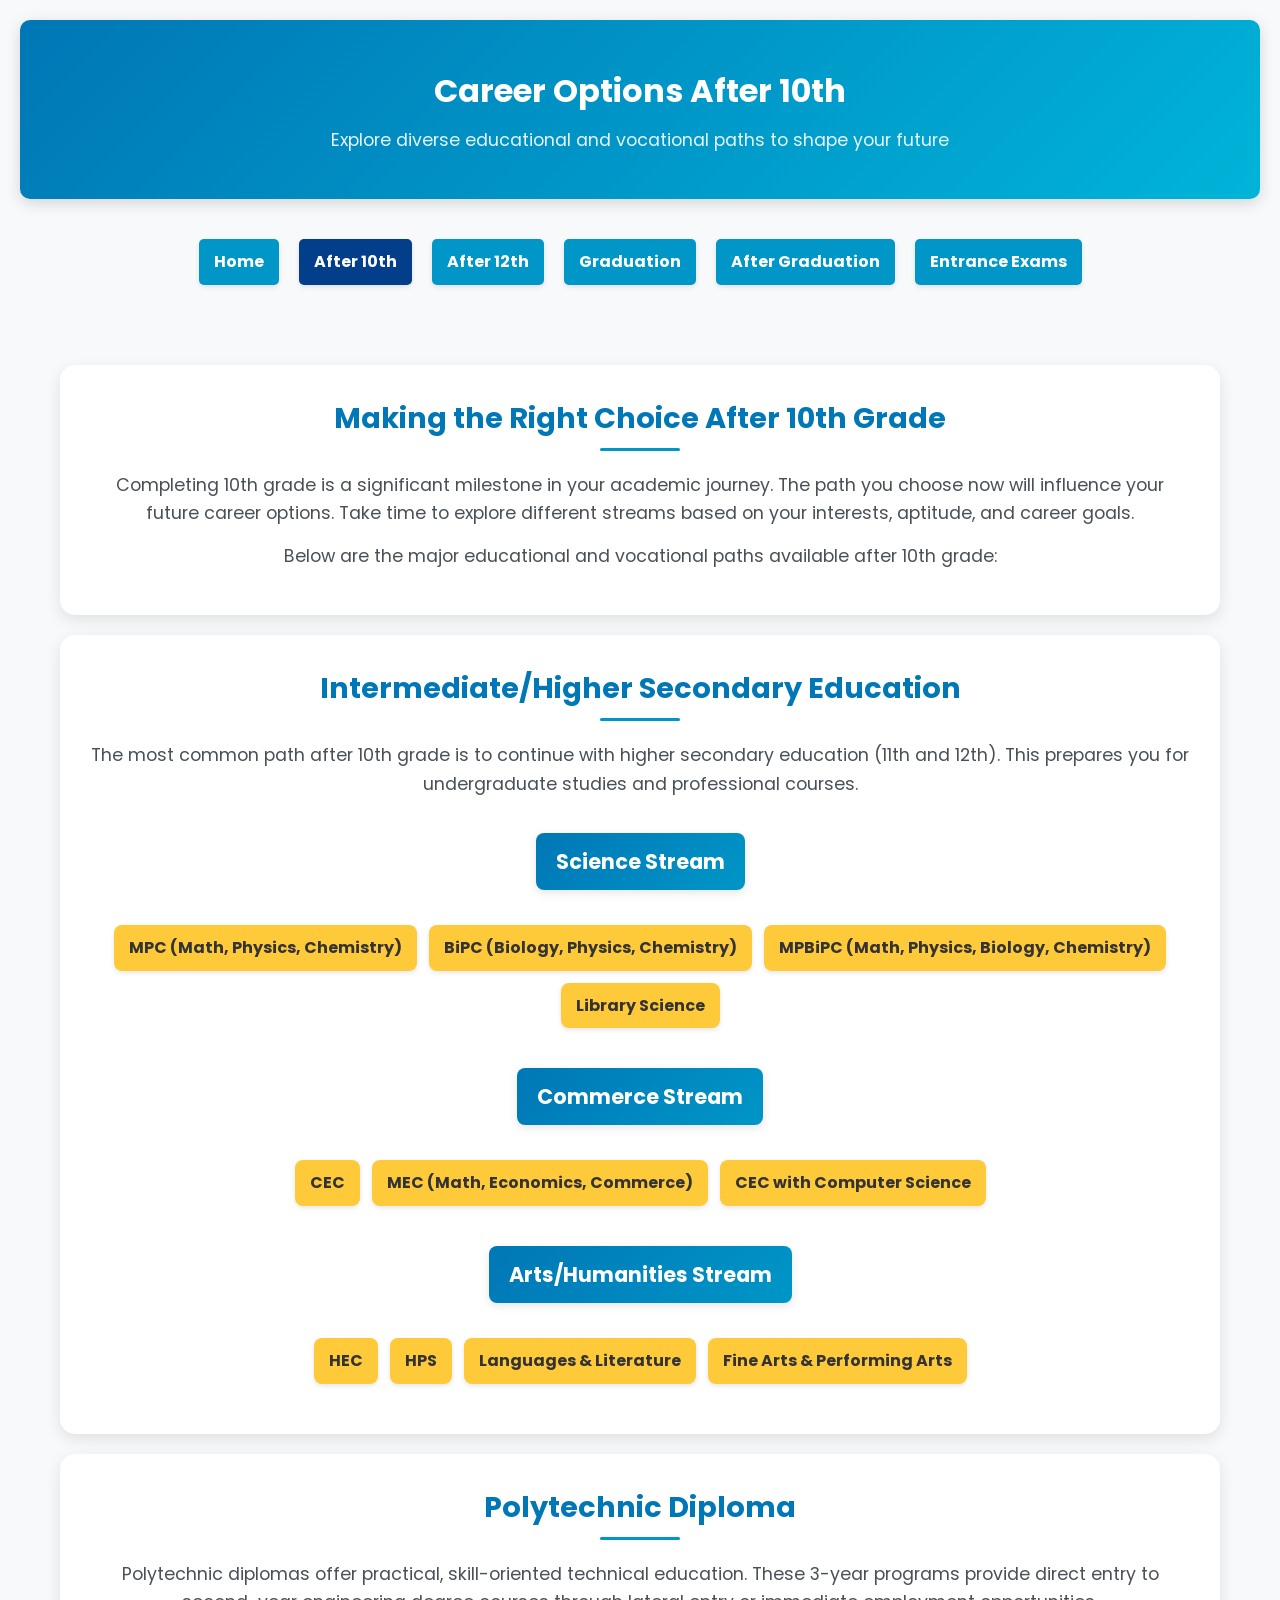
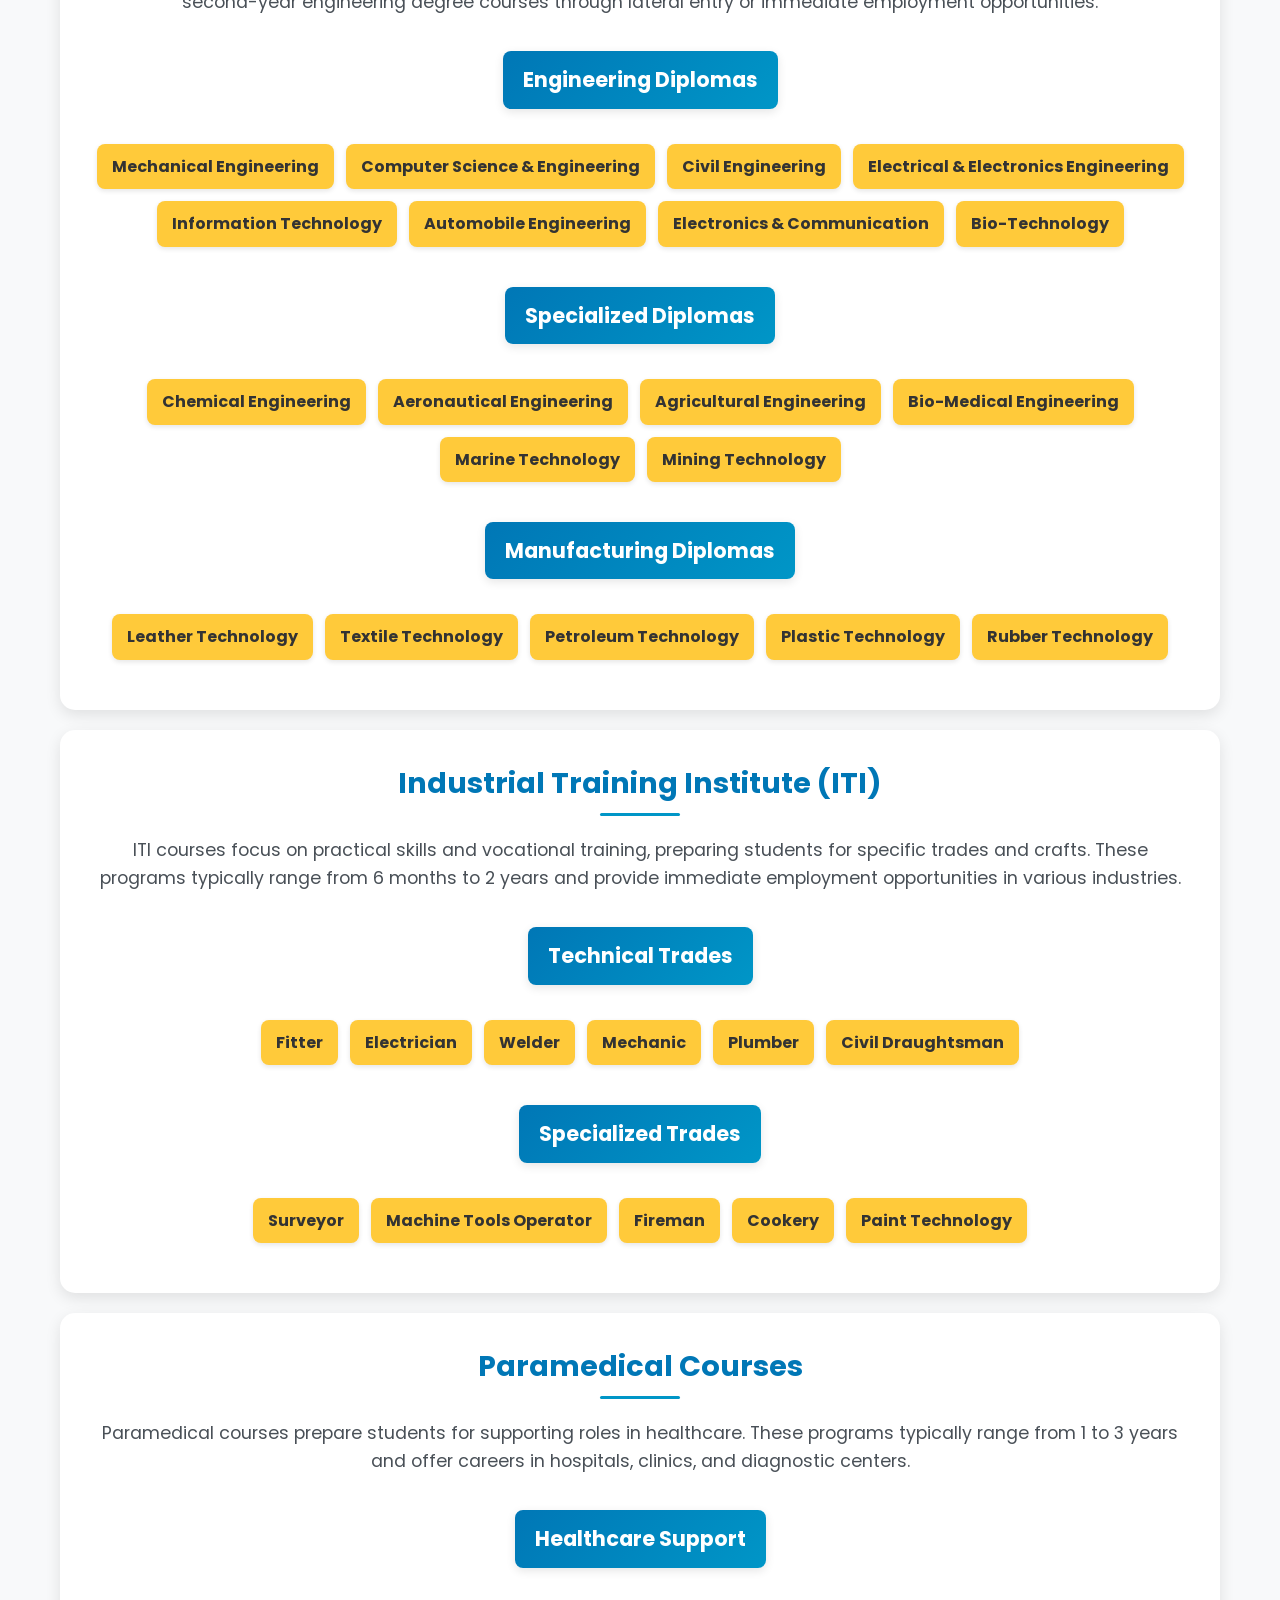
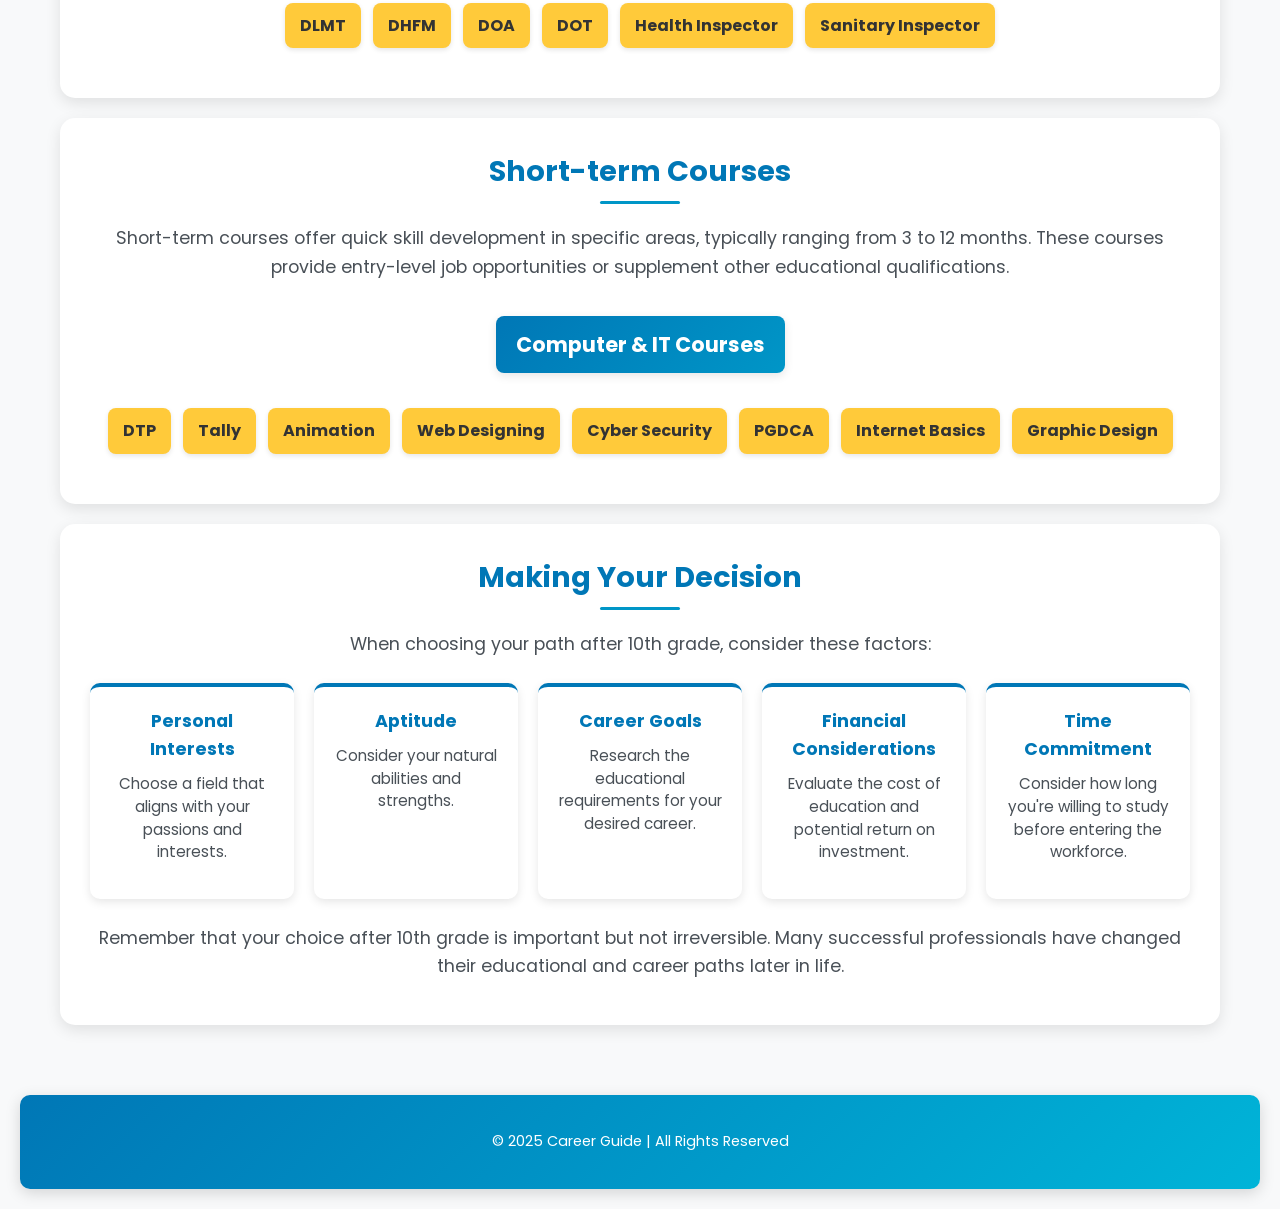
<file: Career guidance/after10th.html>
<!DOCTYPE html>
<html lang="en">
<head>
    <meta charset="UTF-8">
    <meta name="viewport" content="width=device-width, initial-scale=1.0">
    <title>After 10th - Career Options</title>
    <link rel="stylesheet" href="styles.css">
    <link rel="icon" href="favicon.jpg" type="image/png">
    <link href="https://fonts.googleapis.com/css2?family=Poppins:wght@300;400;700&display=swap" rel="stylesheet">
</head>
<body>
    <header>
        <div class="container">
            <h1>Career Options After 10th</h1>
            <p>Explore diverse educational and vocational paths to shape your future</p>
        </div>
    </header>
    
    <nav>
        <div class="container">
            <ul>
                <li><a href="index.html">Home</a></li>
                <li><a href="after10th.html" class="active">After 10th</a></li>
                <li><a href="after12th.html">After 12th</a></li>
                <li><a href="graduation.html">Graduation</a></li>
                <li><a href="afterGraduation.html">After Graduation</a></li>
                <li><a href="exams.html">Entrance Exams</a></li>
            </ul>
        </div>
    </nav>
    
    <main class="container">
        <section class="section">
            <h2>Making the Right Choice After 10th Grade</h2>
            <p>Completing 10th grade is a significant milestone in your academic journey. The path you choose now will influence your future career options. Take time to explore different streams based on your interests, aptitude, and career goals.</p>
            
            <p>Below are the major educational and vocational paths available after 10th grade:</p>
        </section>
        
        <section class="section">
            <h2>Intermediate/Higher Secondary Education</h2>
            <p>The most common path after 10th grade is to continue with higher secondary education (11th and 12th). This prepares you for undergraduate studies and professional courses.</p>
            
            <div class="tree">
                <div class="branch">
                    <h3>Science Stream</h3>
                    <div class="sub-branches">
                        <div class="sub-branch" data-info="Mathematics, Physics, Chemistry - Foundation for engineering, technology, and computer science careers. Opens doors to IITs, NITs, and other engineering colleges.">MPC (Math, Physics, Chemistry)</div>
                        <div class="sub-branch" data-info="Biology, Physics, Chemistry - Preparation for medical, dental, veterinary, and allied health science careers. Required for MBBS, BDS, BAMS, and other medical courses.">BiPC (Biology, Physics, Chemistry)</div>
                        <div class="sub-branch" data-info="Combines both mathematics and biology with physics and chemistry. Offers flexibility to pursue either engineering or medical fields.">MPBiPC (Math, Physics, Biology, Chemistry)</div>
                        <div class="sub-branch" data-info="Study of library management, information organization, and knowledge management systems.">Library Science</div>
                    </div>
                </div>
                
                <div class="branch">
                    <h3>Commerce Stream</h3>
                    <div class="sub-branches">
                        <div class="sub-branch" data-info="Civics, Economics, Commerce - Foundation for business, accounting, finance, and management careers. Leads to BCom, BBA, CA, CS, and other commerce-related courses.">CEC</div>
                        <div class="sub-branch" data-info="Mathematics, Statistics, Commerce - Ideal for careers in finance, economics, banking, and statistical analysis. Provides strong quantitative skills for business applications.">MEC (Math, Economics, Commerce)</div>
                        <div class="sub-branch" data-info="Computer Science, Economics, Commerce - Combines technology with business knowledge. Suitable for careers in fintech, business analytics, and digital commerce.">CEC with Computer Science</div>
                    </div>
                </div>
                
                <div class="branch">
                    <h3>Arts/Humanities Stream</h3>
                    <div class="sub-branches">
                        <div class="sub-branch" data-info="History, Economics, Civics - Foundation for careers in civil services, law, journalism, social work, and public administration.">HEC</div>
                        <div class="sub-branch" data-info="History, Psychology, Sociology - Ideal for careers in psychology, counseling, social work, and human resources.">HPS</div>
                        <div class="sub-branch" data-info="Languages, Literature, History - Preparation for careers in teaching, translation, content writing, and cultural studies.">Languages & Literature</div>
                        <div class="sub-branch" data-info="Fine Arts, Music, Dance - For students interested in pursuing creative and performing arts professionally.">Fine Arts & Performing Arts</div>
                    </div>
                </div>
            </div>
        </section>
        
        <section class="section">
            <h2>Polytechnic Diploma</h2>
            <p>Polytechnic diplomas offer practical, skill-oriented technical education. These 3-year programs provide direct entry to second-year engineering degree courses through lateral entry or immediate employment opportunities.</p>
            
            <div class="tree">
                <div class="branch">
                    <h3>Engineering Diplomas</h3>
                    <div class="sub-branches">
                        <div class="sub-branch" data-info="Design, develop, and test mechanical devices and systems. Career opportunities in manufacturing, automotive, aerospace, and energy sectors.">Mechanical Engineering</div>
                        <div class="sub-branch" data-info="Software development, hardware, networking, and database management. High demand in IT companies, software development firms, and tech startups.">Computer Science & Engineering</div>
                        <div class="sub-branch" data-info="Design and construction of infrastructure like buildings, bridges, roads, and dams. Essential for construction companies and infrastructure development.">Civil Engineering</div>
                        <div class="sub-branch" data-info="Electrical power systems, electronic devices, and control systems. Opportunities in power generation, transmission, and electronics manufacturing.">Electrical & Electronics Engineering</div>
                        <div class="sub-branch" data-info="Information systems, database management, and software applications. Careers in IT services, system administration, and tech support.">Information Technology</div>
                        <div class="sub-branch" data-info="Design, manufacture, and repair of vehicles and automotive systems. Jobs in automobile manufacturing, service, and design companies.">Automobile Engineering</div>
                        <div class="sub-branch" data-info="Electronic circuits, communication systems, and signal processing. Opportunities in telecommunications, broadcasting, and electronics industries.">Electronics & Communication</div>
                        <div class="sub-branch" data-info="Applications of biological systems and organisms for developing products and processes. Growing field with opportunities in pharmaceutical and agricultural sectors.">Bio-Technology</div>
                    </div>
                </div>
                
                <div class="branch">
                    <h3>Specialized Diplomas</h3>
                    <div class="sub-branches">
                        <div class="sub-branch" data-info="Chemical processes and production techniques. Careers in chemical manufacturing, petroleum, pharmaceuticals, and food processing industries.">Chemical Engineering</div>
                        <div class="sub-branch" data-info="Design and development of aircraft and aerospace systems. Opportunities in aviation, defense, and space research organizations.">Aeronautical Engineering</div>
                        <div class="sub-branch" data-info="Crop production, soil management, and farming techniques. Essential for agricultural development, food production, and rural advancement.">Agricultural Engineering</div>
                        <div class="sub-branch" data-info="Medical equipment and healthcare technology. Growing field with opportunities in hospitals, medical device companies, and healthcare facilities.">Bio-Medical Engineering</div>
                        <div class="sub-branch" data-info="Design, construction, and operation of marine vessels and systems. Careers in shipbuilding, offshore engineering, and naval architecture.">Marine Technology</div>
                        <div class="sub-branch" data-info="Extraction of minerals and resource management. Important for mining companies, geological surveys, and mineral processing industries.">Mining Technology</div>
                    </div>
                </div>
                
                <div class="branch">
                    <h3>Manufacturing Diplomas</h3>
                    <div class="sub-branches">
                        <div class="sub-branch" data-info="Processing and manufacturing of leather products. Opportunities in footwear, accessories, and leather goods industries.">Leather Technology</div>
                        <div class="sub-branch" data-info="Fabric manufacturing, dyeing, and printing processes. Essential for textile mills, garment manufacturing, and fashion industry.">Textile Technology</div>
                        <div class="sub-branch" data-info="Exploration, production, and refining of petroleum products. Careers in oil companies, refineries, and petrochemical industries.">Petroleum Technology</div>
                        <div class="sub-branch" data-info="Manufacturing and processing of plastic materials and products. Important for packaging, consumer goods, and industrial components.">Plastic Technology</div>
                        <div class="sub-branch" data-info="Production and processing of rubber products. Opportunities in tire manufacturing, industrial rubber goods, and polymer industries.">Rubber Technology</div>
                    </div>
                </div>
            </div>
        </section>
        
        <section class="section">
            <h2>Industrial Training Institute (ITI)</h2>
            <p>ITI courses focus on practical skills and vocational training, preparing students for specific trades and crafts. These programs typically range from 6 months to 2 years and provide immediate employment opportunities in various industries.</p>
            
            <div class="tree">
                <div class="branch">
                    <h3>Technical Trades</h3>
                    <div class="sub-branches">
                        <div class="sub-branch" data-info="Training in machine assembly, repairs, and maintenance. Essential for manufacturing industries and workshops. Duration: 2 years.">Fitter</div>
                        <div class="sub-branch" data-info="Electrical wiring, installation, and circuit repair. High demand in construction, maintenance, and power sectors. Duration: 2 years.">Electrician</div>
                        <div class="sub-branch" data-info="Metal fabrication, joining, and welding skills. Important for construction, manufacturing, and fabrication industries. Duration: 1 year.">Welder</div>
                        <div class="sub-branch" data-info="Automobile and industrial machinery repair and maintenance. Opportunities in automotive service centers and manufacturing plants. Duration: 2 years.">Mechanic</div>
                        <div class="sub-branch" data-info="Plumbing and sanitation system installation and repair. Essential for construction and building maintenance. Duration: 1 year.">Plumber</div>
                        <div class="sub-branch" data-info="Drafting and design for civil engineering projects. Important for architectural firms and construction companies. Duration: 2 years.">Civil Draughtsman</div>
                    </div>
                </div>
                
                <div class="branch">
                    <h3>Specialized Trades</h3>
                    <div class="sub-branches">
                        <div class="sub-branch" data-info="Land measurement, surveying, and mapping. Essential for construction, real estate, and infrastructure development. Duration: 2 years.">Surveyor</div>
                        <div class="sub-branch" data-info="Operation of machine tools for metalworking and precision manufacturing. Important for engineering and manufacturing industries. Duration: 2 years.">Machine Tools Operator</div>
                        <div class="sub-branch" data-info="Fire safety, prevention, and emergency response techniques. Careers in fire departments, safety management, and industrial safety. Duration: 1 year.">Fireman</div>
                        <div class="sub-branch" data-info="Food preparation, culinary arts, and kitchen management. Opportunities in hotels, restaurants, and catering services. Duration: 1 year.">Cookery</div>
                        <div class="sub-branch" data-info="Application and technology of paints, coatings, and surface treatments. Important for automotive, construction, and manufacturing sectors. Duration: 1 year.">Paint Technology</div>
                    </div>
                </div>
            </div>
        </section>
        
        <section class="section">
            <h2>Paramedical Courses</h2>
            <p>Paramedical courses prepare students for supporting roles in healthcare. These programs typically range from 1 to 3 years and offer careers in hospitals, clinics, and diagnostic centers.</p>
            
            <div class="tree">
                <div class="branch">
                    <h3>Healthcare Support</h3>
                    <div class="sub-branches">
                        <div class="sub-branch" data-info="Diagnostic Laboratory Medical Technology - Perform tests on body fluids and tissues for disease diagnosis. Opportunities in pathology labs and diagnostic centers. Duration: 2 years.">DLMT</div>
                        <div class="sub-branch" data-info="Diploma in Hospital Food Management - Manage dietary services and nutritional planning in hospitals. Important for healthcare facilities and nutrition centers. Duration: 2 years.">DHFM</div>
                        <div class="sub-branch" data-info="Diploma in Ophthalmic Assistant - Assist ophthalmologists in eye examinations and surgeries. Careers in eye hospitals and optical clinics. Duration: 2 years.">DOA</div>
                        <div class="sub-branch" data-info="Diploma in Operation Theatre Technology - Assist surgeons during operations and manage surgical equipment. Essential for hospitals and surgical centers. Duration: 2 years.">DOT</div>
                        <div class="sub-branch" data-info="Inspect and ensure public health and sanitation standards in communities. Important for public health departments and municipal corporations. Duration: 2 years.">Health Inspector</div>
                        <div class="sub-branch" data-info="Focuses on sanitation and hygiene practices to prevent disease spread. Careers in public health, municipal bodies, and sanitation departments. Duration: 2 years.">Sanitary Inspector</div>
                    </div>
                </div>
            </div>
        </section>
        
        <section class="section">
            <h2>Short-term Courses</h2>
            <p>Short-term courses offer quick skill development in specific areas, typically ranging from 3 to 12 months. These courses provide entry-level job opportunities or supplement other educational qualifications.</p>
            
            <div class="tree">
                <div class="branch">
                    <h3>Computer & IT Courses</h3>
                    <div class="sub-branches">
                        <div class="sub-branch" data-info="Desktop Publishing for print media design and layout. Opportunities in printing press, publishing houses, and design studios. Duration: 3-6 months.">DTP</div>
                        <div class="sub-branch" data-info="Accounting software for financial management and reporting. Essential for accounting firms, businesses, and financial services. Duration: 3 months.">Tally</div>
                        <div class="sub-branch" data-info="2D and 3D animation for media, gaming, and advertising. Careers in animation studios, gaming companies, and media production. Duration: 6-12 months.">Animation</div>
                        <div class="sub-branch" data-info="Website development and design skills for creating online platforms. High demand in IT companies, digital marketing agencies, and freelance work. Duration: 3-6 months.">Web Designing</div>
                        <div class="sub-branch" data-info="Protection against cyber threats and hacking through security measures. Growing field with opportunities in IT security firms and corporate security departments. Duration: 6 months.">Cyber Security</div>
                        <div class="sub-branch" data-info="Post Graduate Diploma in Computer Applications, advanced computer skills. Comprehensive IT training for various computer-related careers. Duration: 12 months.">PGDCA</div>
                        <div class="sub-branch" data-info="Basics of internet usage, web browsing, and online communication. Entry-level course for digital literacy. Duration: 1-3 months.">Internet Basics</div>
                        <div class="sub-branch" data-info="Visual communication and design using digital tools and software. Opportunities in advertising, marketing, and media production. Duration: 3-6 months.">Graphic Design</div>
                    </div>
                </div>
            </div>
        </section>
        
        <section class="section">
            <h2>Making Your Decision</h2>
            <p>When choosing your path after 10th grade, consider these factors:</p>
            
            <div class="decision-factors">
                <div class="factor">
                    <h4>Personal Interests</h4>
                    <p>Choose a field that aligns with your passions and interests.</p>
                </div>
                
                <div class="factor">
                    <h4>Aptitude</h4>
                    <p>Consider your natural abilities and strengths.</p>
                </div>
                
                <div class="factor">
                    <h4>Career Goals</h4>
                    <p>Research the educational requirements for your desired career.</p>
                </div>
                
                <div class="factor">
                    <h4>Financial Considerations</h4>
                    <p>Evaluate the cost of education and potential return on investment.</p>
                </div>
                
                <div class="factor">
                    <h4>Time Commitment</h4>
                    <p>Consider how long you're willing to study before entering the workforce.</p>
                </div>
            </div>
            
            <p>Remember that your choice after 10th grade is important but not irreversible. Many successful professionals have changed their educational and career paths later in life.</p>
        </section>
    </main>
    
    <footer>
        <div class="container">
            <p>&copy; 2025 Career Guide | All Rights Reserved</p>
        </div>
    </footer>
</body>
</html>
</file>
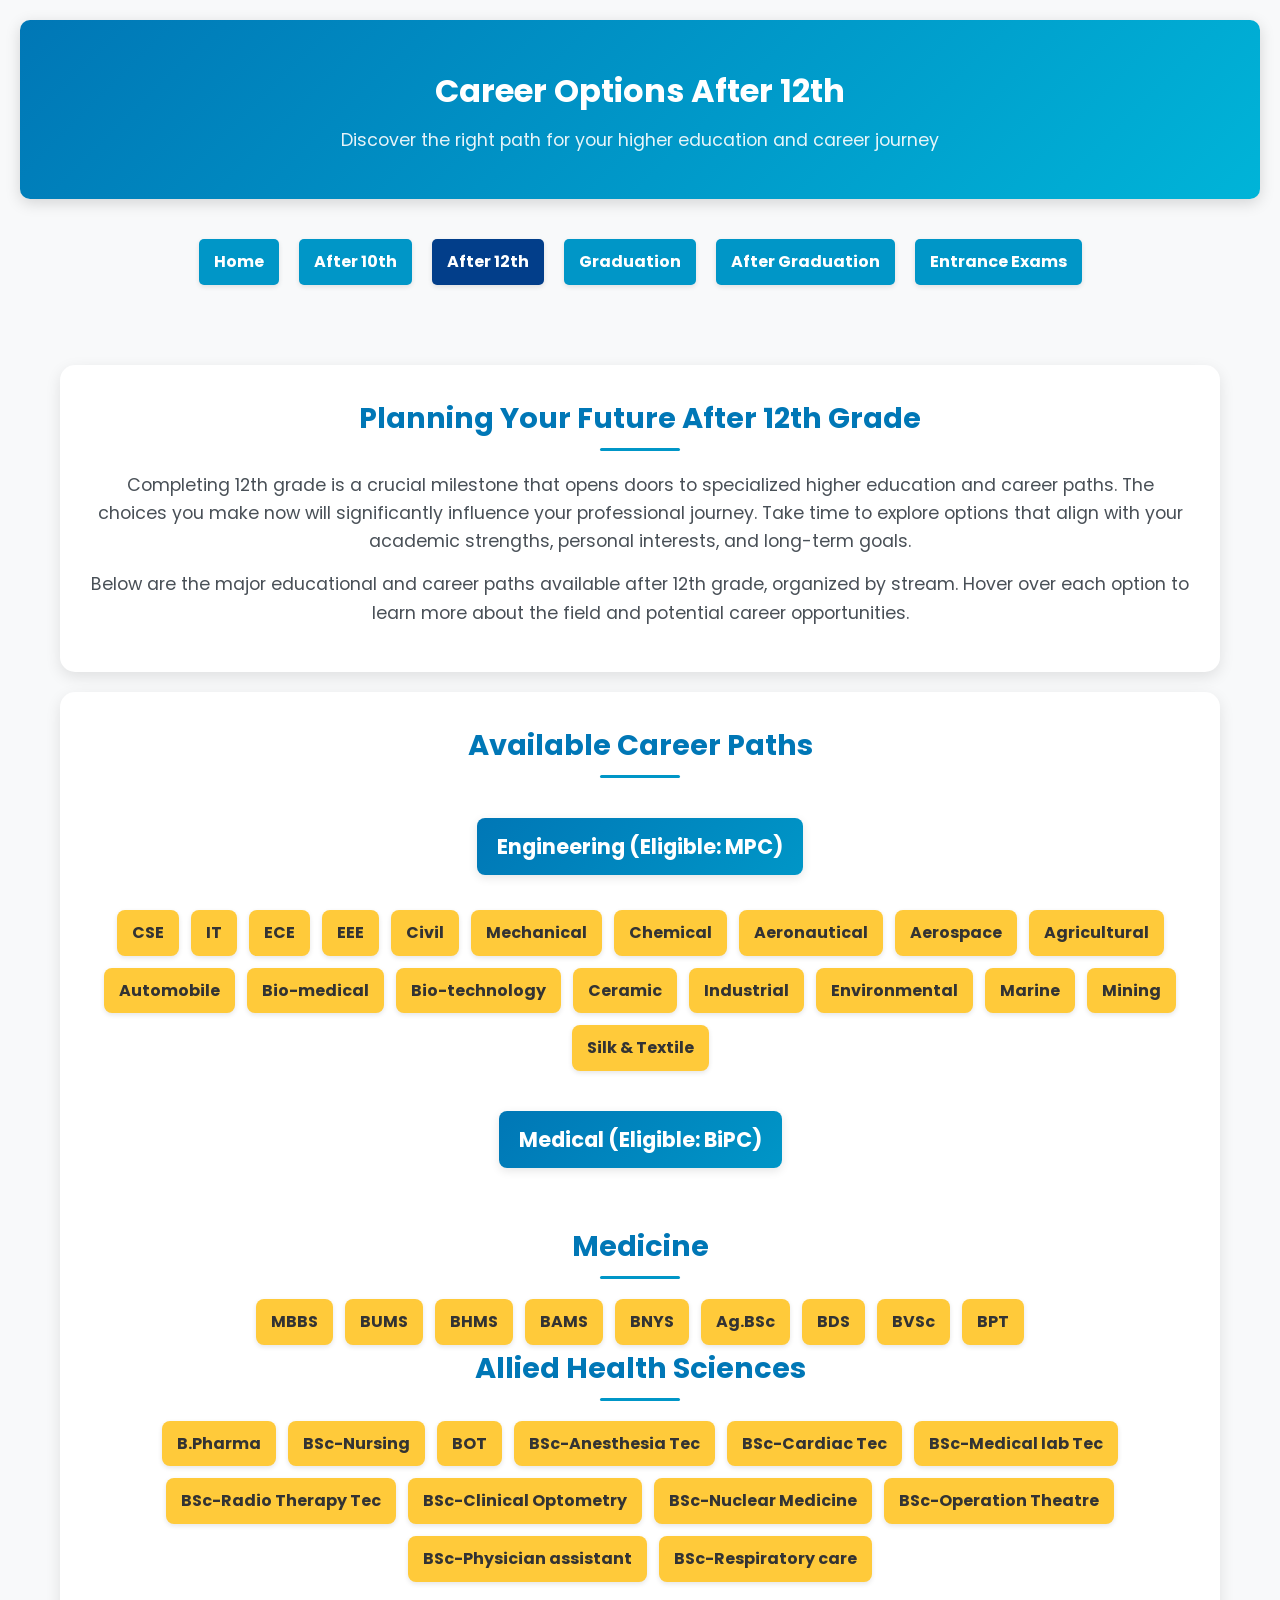
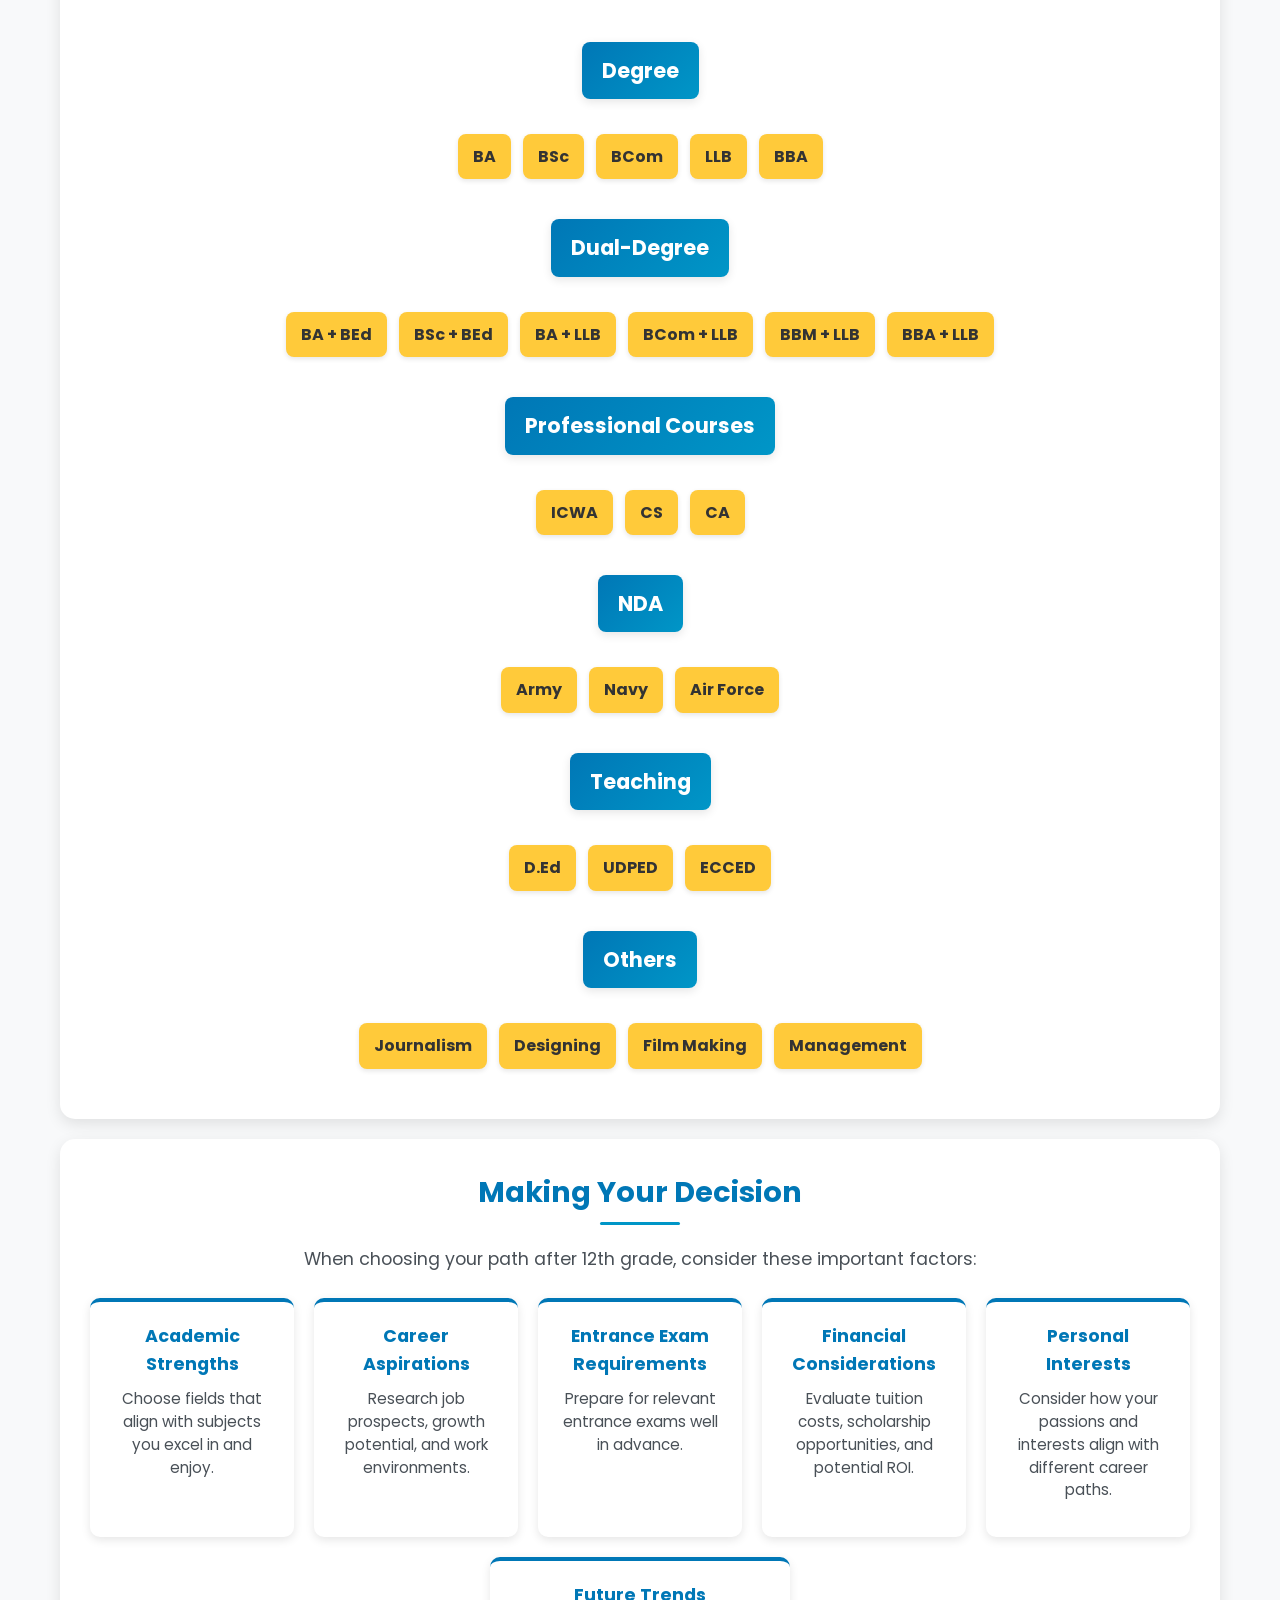
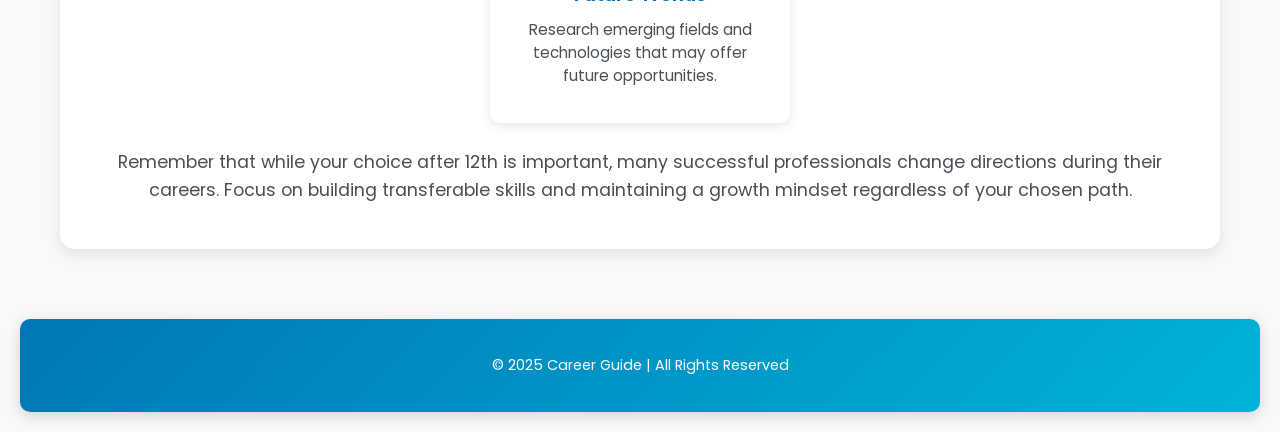
<file: Career guidance/after12th.html>
<!DOCTYPE html>
<html lang="en">
<head>
    <meta charset="UTF-8">
    <meta name="viewport" content="width=device-width, initial-scale=1.0">
    <title>After 12th - Career Options</title>
    <link rel="stylesheet" href="styles.css">
    <link rel="icon" href="favicon.jpg" type="image/png">
    <link href="https://fonts.googleapis.com/css2?family=Poppins:wght@300;400;700&display=swap" rel="stylesheet">
</head>
<body>
    <header>
        <div class="container">
            <h1>Career Options After 12th</h1>
            <p>Discover the right path for your higher education and career journey</p>
        </div>
    </header>
    
    <nav>
        <div class="container">
            <ul>
                <li><a href="index.html">Home</a></li>
                <li><a href="after10th.html">After 10th</a></li>
                <li><a href="after12th.html" class="active">After 12th</a></li>
                <li><a href="graduation.html">Graduation</a></li>
                <li><a href="afterGraduation.html">After Graduation</a></li>
                <li><a href="exams.html">Entrance Exams</a></li>
            </ul>
        </div>
    </nav>
    
    <main class="container">
        <section class="section">
            <h2>Planning Your Future After 12th Grade</h2>
            <p>Completing 12th grade is a crucial milestone that opens doors to specialized higher education and career paths. The choices you make now will significantly influence your professional journey. Take time to explore options that align with your academic strengths, personal interests, and long-term goals.</p>
            
            <p>Below are the major educational and career paths available after 12th grade, organized by stream. Hover over each option to learn more about the field and potential career opportunities.</p>
        </section>
        
        <section class="section">
            <h2>Available Career Paths</h2>
            <div class="tree">
                <div class="branch">
                    <h3>Engineering (Eligible: MPC)</h3>
                    <div class="sub-branches">
                        <div class="sub-branch" data-info="Computer Science Engineering - Software development, AI, machine learning, data science, and cybersecurity. High demand across tech companies, startups, and IT services. Average starting salary: ₹4-8 lakhs per annum.">CSE</div>
                        <div class="sub-branch" data-info="Information Technology - Software applications, web development, databases, cloud computing, and IT infrastructure management. Opportunities in software companies, IT services, and tech consulting. Average starting salary: ₹4-7 lakhs per annum.">IT</div>
                        <div class="sub-branch" data-info="Electronics and Communication Engineering - Circuit design, telecommunications, signal processing, embedded systems, and IoT. Careers in electronics manufacturing, telecommunications, and semiconductor industries. Average starting salary: ₹3.5-6 lakhs per annum.">ECE</div>
                        <div class="sub-branch" data-info="Electrical and Electronics Engineering - Power systems, control systems, electrical machines, and power electronics. Essential for power generation, transmission, and electronics industries. Average starting salary: ₹3.5-6 lakhs per annum.">EEE</div>
                        <div class="sub-branch" data-info="Civil Engineering - Structural design, construction management, transportation, water resources, and environmental engineering. Essential for infrastructure development, construction companies, and government projects. Average starting salary: ₹3-5 lakhs per annum.">Civil</div>
                        <div class="sub-branch" data-info="Mechanical Engineering - Machine design, thermal systems, manufacturing processes, robotics, and automation. Opportunities in automotive, aerospace, manufacturing, and energy sectors. Average starting salary: ₹3.5-6 lakhs per annum.">Mechanical</div>
                        <div class="sub-branch" data-info="Chemical Engineering - Process design, chemical production, petroleum refining, and biochemical processes. Careers in chemical manufacturing, petroleum, pharmaceuticals, and food processing. Average starting salary: ₹4-7 lakhs per annum.">Chemical</div>
                        <div class="sub-branch" data-info="Aeronautical Engineering - Aircraft design, propulsion systems, aerodynamics, and aircraft maintenance. Opportunities in aviation, defense, and aerospace industries. Average starting salary: ₹4-8 lakhs per annum.">Aeronautical</div>
                        <div class="sub-branch" data-info="Aerospace Engineering - Aircraft and spacecraft design, propulsion, avionics, and space technology. Careers in aerospace companies, defense, and space research organizations. Average starting salary: ₹4-8 lakhs per annum.">Aerospace</div>
                        <div class="sub-branch" data-info="Agricultural Engineering - Farm machinery, irrigation systems, food processing, and sustainable agriculture. Important for agricultural development, food production, and rural advancement. Average starting salary: ₹3-5 lakhs per annum.">Agricultural</div>
                        <div class="sub-branch" data-info="Automobile Engineering - Vehicle design, automotive systems, electric vehicles, and autonomous driving technology. Opportunities in automobile manufacturing, R&D, and service sectors. Average starting salary: ₹3.5-7 lakhs per annum.">Automobile</div>
                        <div class="sub-branch" data-info="Biomedical Engineering - Medical devices, diagnostic equipment, prosthetics, and healthcare technology. Growing field at the intersection of engineering and medicine. Average starting salary: ₹3.5-6 lakhs per annum.">Bio-medical</div>
                        <div class="sub-branch" data-info="Biotechnology Engineering - Biological systems, genetic engineering, bioinformatics, and pharmaceutical biotechnology. Growing field with opportunities in pharmaceutical, agricultural, and research sectors. Average starting salary: ₹3.5-6 lakhs per annum.">Bio-technology</div>
                        <div class="sub-branch" data-info="Ceramic Engineering - Development of ceramic materials for industrial, electronic, and biomedical applications. Specialized field with applications in electronics, aerospace, and manufacturing. Average starting salary: ₹3-5 lakhs per annum.">Ceramic</div>
                        <div class="sub-branch" data-info="Industrial Engineering - Production processes, operations research, quality control, and systems optimization. Focuses on improving efficiency and productivity in manufacturing and service industries. Average starting salary: ₹3.5-6 lakhs per annum.">Industrial</div>
                        <div class="sub-branch" data-info="Environmental Engineering - Pollution control, waste management, water treatment, and sustainable development. Growing importance with increasing environmental concerns and regulations. Average starting salary: ₹3.5-6 lakhs per annum.">Environmental</div>
                        <div class="sub-branch" data-info="Marine Engineering - Ship design, marine systems, naval architecture, and offshore engineering. Careers in shipping companies, shipyards, and maritime organizations. Average starting salary: ₹4-8 lakhs per annum.">Marine</div>
                        <div class="sub-branch" data-info="Mining Engineering - Mineral extraction, mine design, geological assessment, and resource management. Opportunities in mining companies, geological surveys, and mineral processing. Average starting salary: ₹4-7 lakhs per annum.">Mining</div>
                        <div class="sub-branch" data-info="Textile Engineering - Fabric production, textile processing, fiber technology, and apparel manufacturing. Important for textile industry, fashion, and technical textiles. Average starting salary: ₹3-5 lakhs per annum.">Silk & Textile</div>
                    </div>
                </div>
                <div class="branch">
                    <h3>Medical (Eligible: BiPC)</h3>
                    <div class="sub-branches">
                       <div class="branch">
                            <h2>Medicine</h2>
                            <div class="sub-branches">
                                <div class="sub-branch" data-info="Bachelor of Medicine and Bachelor of Surgery - 5.5 years program for becoming a doctor. Comprehensive training in general medicine, surgery, and various specialties. Requires NEET-UG qualification. Average starting salary after internship: ₹6-12 lakhs per annum.">MBBS</div>
                                <div class="sub-branch" data-info="Bachelor of Unani Medicine and Surgery - 5.5-year program in Greco-Arabic medicine. Focuses on balancing bodily humors for health maintenance. Requires NEET-UG qualification. Average starting salary: ₹3-6 lakhs per annum.">BUMS</div>
                                <div class="sub-branch" data-info="Bachelor of Homeopathic Medicine and Surgery - 5.5-year program in homeopathic treatment. Based on the principle of 'like cures like' using highly diluted substances. Requires NEET-UG qualification. Average starting salary: ₹3-6 lakhs per annum.">BHMS</div>
                                <div class="sub-branch" data-info="Bachelor of Ayurvedic Medicine and Surgery - 5.5-year program in traditional Indian medicine. Holistic approach to health using natural remedies and lifestyle modifications. Requires NEET-UG qualification. Average starting salary: ₹3-6 lakhs per annum.">BAMS</div>
                                <div class="sub-branch" data-info="Bachelor of Naturopathy and Yogic Sciences - 5.5-year program in natural healing and yoga therapy. Emphasizes natural lifestyle, diet, and yoga for health promotion. Requires NEET-UG qualification. Average starting salary: ₹3-6 lakhs per annum.">BNYS</div>
                                <div class="sub-branch" data-info="Bachelor of Science in Agriculture - 4-year program in agricultural science and technology. Focuses on crop production, soil science, agricultural economics, and farm management. Important for food security and agricultural development. Average starting salary: ₹3-5 lakhs per annum.">Ag.BSc</div>
                                <div class="sub-branch" data-info="Bachelor of Dental Surgery - 5-year program for dental care and oral health. Focuses on diagnosis, prevention, and treatment of oral diseases. Requires NEET-UG qualification. Average starting salary: ₹5-10 lakhs per annum.">BDS</div>
                                <div class="sub-branch" data-info="Bachelor of Veterinary Science - 5-year program in animal healthcare. Focuses on diagnosis, treatment, and prevention of diseases in animals. Requires NEET-UG or VET-UG qualification. Average starting salary: ₹4-8 lakhs per annum.">BVSc</div>
                                <div class="sub-branch" data-info="Bachelor of Physiotherapy - 4.5-year program in physical rehabilitation. Focuses on restoring movement and function after injury or disability. Growing demand in hospitals, sports clinics, and rehabilitation centers. Average starting salary: ₹3-5 lakhs per annum.">BPT</div>
                            </div>
                            <h2>Allied Health Sciences</h2>
                            <div class="sub-branches">
                                <div class="sub-branch" data-info="Bachelor of Pharmacy - 4-year program in drug formulation and pharmaceutical sciences. Focuses on drug development, manufacturing, and quality control. Requires NEET or specific pharmacy entrance exams. Average starting salary: ₹3-6 lakhs per annum.">B.Pharma</div>
                                <div class="sub-branch" data-info="Bachelor of Science in Nursing - 4-year program in patient care and healthcare management. Comprehensive training in medical care, patient management, and healthcare administration. High demand in hospitals, clinics, and healthcare facilities. Average starting salary: ₹3-5 lakhs per annum.">BSc-Nursing</div>
                                <div class="sub-branch" data-info="Bachelor of Occupational Therapy - 4.5-year program in rehabilitation through activities. Helps patients develop, recover, and maintain daily living and work skills. Opportunities in hospitals, rehabilitation centers, and special schools. Average starting salary: ₹3-5 lakhs per annum.">BOT</div>
                                <div class="sub-branch" data-info="Bachelor of Science in Anesthesia Technology - 3-4 year program in anesthesia support. Training in anesthesia equipment, monitoring, and patient care during surgery. Critical role in operating rooms and surgical centers. Average starting salary: ₹3-5 lakhs per annum.">BSc-Anesthesia Tec</div>
                                <div class="sub-branch" data-info="Bachelor of Science in Cardiac Technology - 3-4 year program in cardiac diagnostics. Training in ECG, echocardiography, cardiac catheterization, and other heart-related procedures. Essential for cardiac care units and cardiology departments. Average starting salary: ₹3-5 lakhs per annum.">BSc-Cardiac Tec</div>
                                <div class="sub-branch" data-info="Bachelor of Medical Laboratory Technology - 3-4 year program in diagnostic testing. Training in laboratory techniques for disease diagnosis and monitoring. Essential for pathology labs and diagnostic centers. Average starting salary: ₹2.5-4 lakhs per annum.">BSc-Medical lab Tec</div>
                                <div class="sub-branch" data-info="Bachelor of Science in Radiotherapy Technology - 3-4 year program in cancer treatment support. Training in radiation therapy equipment and procedures for cancer treatment. Specialized role in oncology departments. Average starting salary: ₹3-5 lakhs per annum.">BSc-Radio Therapy Tec</div>
                                <div class="sub-branch" data-info="Bachelor of Science in Clinical Optometry - 4-year program in eye care. Training in vision assessment, correction, and eye health management. Opportunities in eye hospitals, optical clinics, and eyewear companies. Average starting salary: ₹3-5 lakhs per annum.">BSc-Clinical Optometry</div>
                                <div class="sub-branch" data-info="Bachelor of Science in Nuclear Medicine Technology - 3-4 year program in radioactive diagnostics. Training in nuclear imaging techniques for disease diagnosis. Specialized role in advanced diagnostic centers. Average starting salary: ₹3-5 lakhs per annum.">BSc-Nuclear Medicine</div>
                                <div class="sub-branch" data-info="Bachelor of Science in Operation Theatre Technology - 3-4 year program in surgical assistance. Training in managing operating room equipment and assisting surgeons. Critical role in hospitals and surgical centers. Average starting salary: ₹2.5-4 lakhs per annum.">BSc-Operation Theatre</div>
                                <div class="sub-branch" data-info="Bachelor of Science in Physician Assistant - 4-year program in medical support. Training to assist physicians in patient examination, treatment, and procedures. Growing role in healthcare delivery. Average starting salary: ₹3-5 lakhs per annum.">BSc-Physician assistant</div>
                                <div class="sub-branch" data-info="Bachelor of Science in Respiratory Care Technology - 3-4 year program in respiratory support. Training in respiratory therapy, ventilator management, and pulmonary diagnostics. Essential for ICUs and pulmonology departments. Average starting salary: ₹3-5 lakhs per annum.">BSc-Respiratory care</div>
                            </div>
                       </div> 
                    </div>
                </div>
                <div class="branch">
                    <h3>Degree</h3>
                    <div class="sub-branches">
                        <div class="sub-branch" data-info="Bachelor of Arts - 3-year program in humanities, social sciences, and languages. Offers specializations in History, Economics, Political Science, Psychology, Sociology, Literature, and more. Versatile degree leading to careers in teaching, civil services, media, and social work. Average starting salary: ₹2.5-4 lakhs per annum.">BA</div>
                        <div class="sub-branch" data-info="Bachelor of Science - 3-year program in natural sciences, mathematics, and computer science. Specializations include Physics, Chemistry, Biology, Mathematics, Statistics, Computer Science, and more. Leads to careers in research, analytics, IT, and technical fields. Average starting salary: ₹3-5 lakhs per annum.">BSc</div>
                        <div class="sub-branch" data-info="Bachelor of Commerce - 3-year program in business, accounting, and economics. Focuses on financial accounting, business management, economics, and taxation. Prepares for careers in banking, finance, accounting, and business. Average starting salary: ₹3-5 lakhs per annum.">BCom</div>
                        <div class="sub-branch" data-info="Bachelor of Laws - 3-year program in legal studies and jurisprudence (after graduation). Comprehensive training in various aspects of law including civil, criminal, corporate, and constitutional law. Leads to careers as advocates, legal advisors, and judicial services. Average starting salary: ₹3-7 lakhs per annum.">LLB</div>
                        <div class="sub-branch" data-info="Bachelor of Business Administration - 3-year program in business management and entrepreneurship. Comprehensive training in marketing, finance, human resources, and operations management. Leads to careers in corporate management, marketing, and entrepreneurship. Average starting salary: ₹3-6 lakhs per annum.">BBA</div>
                    </div>
                </div>
                <div class="branch">
                    <h3>Dual-Degree</h3>
                    <div class="sub-branches">
                        <div class="sub-branch" data-info="Integrated Bachelor of Arts and Bachelor of Education - 4-year program combining arts and teacher training. Prepares for teaching careers in humanities and social sciences subjects. Saves one year compared to pursuing BA and B.Ed separately. Average starting salary: ₹3-5 lakhs per annum.">BA + BEd</div>
                        <div class="sub-branch" data-info="Integrated Bachelor of Science and Bachelor of Education - 4-year program combining science and teacher training. Prepares for teaching careers in mathematics and science subjects. Saves one year compared to pursuing BSc and B.Ed separately. Average starting salary: ₹3-5 lakhs per annum.">BSc + BEd</div>
                        <div class="sub-branch" data-info="Integrated Bachelor of Arts and Bachelor of Laws - 5-year program combining arts and legal education. Direct entry after 12th, combining humanities subjects with comprehensive legal training. Leads to diverse legal careers with a strong humanities foundation. Average starting salary: ₹3-7 lakhs per annum.">BA + LLB</div>
                        <div class="sub-branch" data-info="Integrated Bachelor of Commerce and Bachelor of Laws - 5-year program combining commerce and legal education. Direct entry after 12th, combining business knowledge with legal expertise. Particularly valuable for corporate and commercial law practice. Average starting salary: ₹3-8 lakhs per annum.">BCom + LLB</div>
                        <div class="sub-branch" data-info="Integrated Bachelor of Business Management and Bachelor of Laws - 5-year program combining business management and legal education. Direct entry after 12th, ideal for corporate law, mergers & acquisitions, and business legal compliance. Average starting salary: ₹4-8 lakhs per annum.">BBM + LLB</div>
                        <div class="sub-branch" data-info="Integrated Bachelor of Business Administration and Bachelor of Laws - 5-year program combining business administration and legal education. Direct entry after 12th, ideal for corporate law, mergers & acquisitions, and business legal compliance. Average starting salary: ₹4-8 lakhs per annum.">BBA + LLB</div>
                    </div>
                </div>
                <div class="branch">
                    <h3>Professional Courses</h3>
                    <div class="sub-branches">
                        <div class="sub-branch" data-info="Cost and Management Accountant - Specialization in cost accounting and management. Requires foundation, intermediate, and final level exams with practical training. Expertise in cost control, budgeting, and financial management. Average starting salary: ₹5-9 lakhs per annum.">ICWA</div>
                        <div class="sub-branch" data-info="Company Secretary - Professional qualification in corporate governance and compliance. Requires foundation, executive, and professional level exams with practical training. Key role in ensuring corporate legal compliance and governance. Average starting salary: ₹5-9 lakhs per annum.">CS</div>
                        <div class="sub-branch" data-info="Chartered Accountant - Premier accounting qualification requiring 3 levels of exams and 3 years of practical training. Comprehensive expertise in auditing, taxation, financial reporting, and corporate finance. Highly respected qualification with excellent career prospects. Average starting salary: ₹6-12 lakhs per annum.">CA</div>
                    </div>
                </div>
                <div class="branch">
                    <h3>NDA</h3>
                    <div class="sub-branches">
                        <div class="sub-branch" data-info="National Defence Academy - Army - Training for commissioned officers in the Indian Army. Combines academic degree with military training. Entry through NDA entrance exam after 12th. Prestigious career with job security and growth opportunities.">Army</div>
                        <div class="sub-branch" data-info="National Defence Academy - Navy - Training for commissioned officers in the Indian Navy. Combines academic degree with naval training. Entry through NDA entrance exam after 12th. Career opportunities in naval operations, technical branches, and maritime security.">Navy</div>
                        <div class="sub-branch" data-info="National Defence Academy - Air Force - Training for commissioned officers in the Indian Air Force. Combines academic degree with flight training. Entry through NDA entrance exam after 12th. Career as fighter pilots, technical officers, and air defense specialists.">Air Force</div>
                    </div>
                </div>
                <div class="branch">
                    <h3>Teaching</h3>
                    <div class="sub-branches">
                        <div class="sub-branch" data-info="Diploma in Education - 2-year program for primary school teaching. Basic training in teaching methodologies, child psychology, and curriculum planning. Entry-level qualification for primary school teachers. Average starting salary: ₹2-3.5 lakhs per annum.">D.Ed</div>
                        <div class="sub-branch" data-info="Under Graduate Physical Education Diploma - 2-year program for physical education teaching. Training in sports coaching, physical fitness, and health education. Opportunities in schools, sports academies, and fitness centers. Average starting salary: ₹2-3.5 lakhs per annum.">UDPED</div>
                        <div class="sub-branch" data-info="Early Childhood Care and Education Diploma - 1-2 year program for pre-school teaching. Focuses on early childhood development, play-based learning, and child care. Growing demand with increasing focus on early education. Average starting salary: ₹2-3.5 lakhs per annum.">ECCED</div>
                    </div>
                </div>
                <div class="branch">
                    <h3>Others</h3>
                    <div class="sub-branches">
                        <div class="sub-branch" data-info="Bachelor of Journalism and Mass Communication - 3-year program in media studies and content creation. Training in reporting, editing, broadcasting, digital media, and public relations. Careers in news organizations, digital media, corporate communications, and advertising. Average starting salary: ₹3-5 lakhs per annum.">Journalism</div>
                        <div class="sub-branch" data-info="Bachelor of Design - 4-year program in various design disciplines. Specializations include Graphic Design, Product Design, Fashion Design, Interior Design, and more. Leads to careers in design studios, advertising agencies, and product companies. Average starting salary: ₹3-7 lakhs per annum.">Designing</div>
                        <div class="sub-branch" data-info="Bachelor of Film and Television Production - 3-4 year program in cinema and digital media. Training in direction, cinematography, editing, sound design, and production management. Opportunities in film industry, television, OTT platforms, and advertising. Average starting salary: ₹3-6 lakhs per annum.">Film Making</div>
                        <div class="sub-branch" data-info="Hotel Management and Catering Technology - 3-4 year program in hospitality operations and management. Comprehensive training in food & beverage service, front office, housekeeping, and hotel administration. Opportunities in hotels, resorts, cruise lines, and restaurants. Average starting salary: ₹3-5 lakhs per annum.">Management</div>  
                    </div>
                </div>
            </div>
        </section>
        
        <section class="section">
            <h2>Making Your Decision</h2>
            <p>When choosing your path after 12th grade, consider these important factors:</p>
            
            <div class="decision-factors">
                <div class="factor">
                    <h4>Academic Strengths</h4>
                    <p>Choose fields that align with subjects you excel in and enjoy.</p>
                </div>
                
                <div class="factor">
                    <h4>Career Aspirations</h4>
                    <p>Research job prospects, growth potential, and work environments.</p>
                </div>
                
                <div class="factor">
                    <h4>Entrance Exam Requirements</h4>
                    <p>Prepare for relevant entrance exams well in advance.</p>
                </div>
                
                <div class="factor">
                    <h4>Financial Considerations</h4>
                    <p>Evaluate tuition costs, scholarship opportunities, and potential ROI.</p>
                </div>
                
                <div class="factor">
                    <h4>Personal Interests</h4>
                    <p>Consider how your passions and interests align with different career paths.</p>
                </div>
                
                <div class="factor">
                    <h4>Future Trends</h4>
                    <p>Research emerging fields and technologies that may offer future opportunities.</p>
                </div>
            </div>
            
            <p>Remember that while your choice after 12th is important, many successful professionals change directions during their careers. Focus on building transferable skills and maintaining a growth mindset regardless of your chosen path.</p>
        </section>
    </main>
    
    <footer>
        <div class="container">
            <p>&copy; 2025 Career Guide | All Rights Reserved</p>
        </div>
    </footer>
</body>
</html>
</file>
<file: Career guidance/styles.css>
/* Global Styles */
* {
    box-sizing: border-box;
    margin: 0;
    padding: 0;
}

body {
    background: #f8f9fa;
    font-family: 'Poppins', sans-serif;
    text-align: center;
    color: #343a40;
    padding: 20px;
    margin: 0;
    line-height: 1.6;
}

/* Header Styles */
header {
    background: linear-gradient(135deg, #0077b6, #00b4d8);
    color: white;
    padding: 25px;
    border-radius: 10px;
    box-shadow: 0px 4px 15px rgba(0, 0, 0, 0.15);
    margin-bottom: 20px;
}

header h1 {
    font-size: 2rem;
    margin-bottom: 10px;
    font-weight: 700;
}

header p {
    font-size: 1.1rem;
    opacity: 0.9;
    max-width: 800px;
    margin: 0 auto;
}

/* Navigation Styles */
nav ul {
    list-style: none;
    padding: 0;
    display: flex;
    justify-content: center;
    gap: 20px;
    flex-wrap: wrap;
    margin-bottom: 20px;
}

nav ul li {
    display: inline;
}

nav ul li a {
    text-decoration: none;
    color: white;
    font-weight: bold;
    background: #0096c7;
    padding: 10px 15px;
    border-radius: 5px;
    transition: all 0.3s ease;
    display: inline-block;
    box-shadow: 0 2px 5px rgba(0, 0, 0, 0.1);
}

nav ul li a:hover {
    background: #00b4d8;
    transform: translateY(-3px);
    box-shadow: 0 4px 8px rgba(0, 0, 0, 0.2);
}

nav ul li a.active {
    background: #023e8a;
}

/* Container Styles */
.container {
    max-width: 1200px;
    margin: auto;
    padding: 20px;
}

/* Section Styles */
.section {
    background: white;
    padding: 30px;
    margin: 20px 0;
    border-radius: 15px;
    box-shadow: 0 5px 15px rgba(0, 0, 0, 0.1);
    transition: transform 0.3s ease;
}

.section:hover {
    transform: translateY(-5px);
}

.section h2 {
    color: #0077b6;
    margin-bottom: 20px;
    font-size: 1.8rem;
    position: relative;
    padding-bottom: 10px;
}

.section h2:after {
    content: '';
    position: absolute;
    bottom: 0;
    left: 50%;
    transform: translateX(-50%);
    width: 80px;
    height: 3px;
    background: #0096c7;
    border-radius: 3px;
}

.section p {
    margin-bottom: 15px;
    font-size: 1.1rem;
    color: #495057;
}

/* Tree Structure Styles */
.tree {
    display: flex;
    flex-direction: column;
    align-items: center;
    width: 100%;
}

.branch {
    position: relative;
    text-align: center;
    margin: 20px auto;
    width: 100%;
}

.branch h3 {
    background: linear-gradient(135deg, #0077b6, #0096c7);
    color: white;
    padding: 12px 20px;
    border-radius: 8px;
    display: inline-block;
    font-size: 1.3rem;
    position: relative;
    margin-bottom: 20px;
    box-shadow: 0 3px 10px rgba(0, 0, 0, 0.1);
}

.branch h4 {
    background: #0096c7;
    color: white;
    padding: 10px 15px;
    border-radius: 6px;
    display: inline-block;
    font-size: 1.1rem;
    position: relative;
    margin: 15px 0;
    box-shadow: 0 2px 8px rgba(0, 0, 0, 0.1);
}

.sub-branches {
    display: flex;
    justify-content: center;
    flex-wrap: wrap;
    gap: 12px;
    margin-top: 15px;
    position: relative;
    width: 100%;
}

.sub-branch {
    padding: 10px 15px;
    border-radius: 8px;
    background: #ffca3a;
    color: #333;
    font-weight: bold;
    transition: all 0.3s ease;
    position: relative;
    font-size: 1rem;
    box-shadow: 0 2px 5px rgba(0, 0, 0, 0.1);
}

.sub-branch:hover {
    background: #ffac1c;
    transform: scale(1.1);
    z-index: 10;
    box-shadow: 0 5px 15px rgba(0, 0, 0, 0.2);
}

.sub-branch:hover::after {
    content: attr(data-info);
    position: absolute;
    top: 120%;
    left: 50%;
    transform: translateX(-50%);
    background: rgba(0, 0, 0, 0.8);
    color: white;
    padding: 8px 12px;
    border-radius: 5px;
    font-size: 0.9rem;
    z-index: 20;
    box-shadow: 0 2px 8px rgba(0, 0, 0, 0.3);
    width: max-content;
    max-width: 250px;
    white-space: normal;
    line-height: 1.4;
}

/* Table Styles */
table {
    width: 100%;
    border-collapse: collapse;
    margin: 20px 0;
    box-shadow: 0 5px 15px rgba(0, 0, 0, 0.1);
    border-radius: 8px;
    overflow: hidden;
}

th, td {
    border: 1px solid #e0e0e0;
    padding: 12px 15px;
    text-align: left;
}

th {
    background-color: #0077b6;
    color: white;
    font-weight: bold;
    text-transform: uppercase;
    font-size: 0.9rem;
    letter-spacing: 0.5px;
}

tr:nth-child(even) {
    background-color: #f2f2f2;
}

tr:hover {
    background-color: #e9f5ff;
}

table a {
    color: #0077b6;
    text-decoration: none;
    transition: color 0.3s ease;
}

table a:hover {
    color: #00b4d8;
    text-decoration: underline;
}

/* Footer Styles */
footer {
    background: linear-gradient(135deg, #0077b6, #00b4d8);
    color: white;
    padding: 15px;
    border-radius: 10px;
    margin-top: 30px;
    font-size: 0.9rem;
    box-shadow: 0px 4px 15px rgba(0, 0, 0, 0.15);
}

footer p {
    margin: 0;
}

/* Exam Tips Styles */
.exam-tips {
    background-color: #f0f9ff;
    border-radius: 10px;
    padding: 20px;
    margin-top: 30px;
    box-shadow: 0 3px 10px rgba(0, 0, 0, 0.1);
    border-left: 5px solid #0077b6;
}

.exam-tips h3 {
    color: #0077b6;
    margin-bottom: 15px;
    font-size: 1.3rem;
}

.exam-tips ul {
    list-style-type: none;
    padding-left: 5px;
}

.exam-tips ul li {
    margin-bottom: 10px;
    position: relative;
    padding-left: 25px;
    line-height: 1.5;
}

.exam-tips ul li:before {
    content: '✓';
    color: #0096c7;
    position: absolute;
    left: 0;
    font-weight: bold;
}

/* Decision Factors Styles */
.decision-factors {
    display: flex;
    flex-wrap: wrap;
    gap: 20px;
    margin: 25px 0;
    justify-content: center;
}

.factor {
    flex: 1 1 200px;
    background: white;
    padding: 20px;
    border-radius: 10px;
    box-shadow: 0 3px 10px rgba(0, 0, 0, 0.1);
    transition: transform 0.3s ease;
    border-top: 4px solid #0077b6;
    max-width: 300px;
}

.factor:hover {
    transform: translateY(-5px);
}

.factor h4 {
    color: #0077b6;
    margin-bottom: 10px;
    font-size: 1.1rem;
}

.factor p {
    color: #495057;
    font-size: 0.95rem;
    line-height: 1.5;
}

/* Media Queries for Responsiveness */
@media screen and (max-width: 768px) {
    body {
        padding: 15px;
    }
    
    header {
        padding: 20px;
    }
    
    header h1 {
        font-size: 1.6rem;
    }
    
    header p {
        font-size: 1rem;
    }
    
    nav ul {
        gap: 10px;
    }
    
    .container {
        padding: 15px;
    }
    
    .section {
        padding: 25px 20px;
    }
    
    .section h2 {
        font-size: 1.5rem;
    }
    
    .branch h3 {
        font-size: 1.2rem;
        padding: 10px 15px;
    }
    
    .branch h4 {
        font-size: 1rem;
        padding: 8px 12px;
    }
    
    .sub-branch {
        font-size: 0.9rem;
        padding: 8px 12px;
    }
    
    th, td {
        padding: 10px;
        font-size: 0.9rem;
    }
    
    .exam-tips {
        padding: 15px;
    }
    
    .exam-tips h3 {
        font-size: 1.2rem;
    }
    
    .factor {
        padding: 15px;
    }
}

@media screen and (max-width: 480px) {
    body {
        padding: 10px;
    }
    
    header {
        padding: 15px;
    }
    
    header h1 {
        font-size: 1.4rem;
    }
    
    header p {
        font-size: 0.9rem;
    }
    
    nav ul {
        flex-direction: column;
        gap: 8px;
    }
    
    nav ul li {
        width: 100%;
    }
    
    nav ul li a {
        display: block;
        width: 100%;
        padding: 10px 0;
    }
    
    .container {
        padding: 10px;
    }
    
    .section {
        padding: 20px 15px;
    }
    
    .section h2 {
        font-size: 1.3rem;
    }
    
    .branch h3 {
        font-size: 1.1rem;
        padding: 8px 12px;
        max-width: 90%;
    }
    
    .branch h4 {
        font-size: 0.9rem;
        padding: 6px 10px;
    }
    
    .sub-branch {
        font-size: 0.8rem;
        padding: 6px 10px;
    }
    
    .sub-branch:hover::after {
        max-width: 200px;
        font-size: 0.8rem;
    }
    
    th, td {
        padding: 8px;
        font-size: 0.8rem;
    }
    
    .exam-tips {
        padding: 12px;
        margin-top: 20px;
    }
    
    .exam-tips h3 {
        font-size: 1.1rem;
    }
    
    .exam-tips ul li {
        font-size: 0.9rem;
        padding-left: 20px;
    }
    
    .decision-factors {
        gap: 15px;
        margin: 15px 0;
    }
    
    .factor {
        padding: 12px;
        flex: 1 1 100%;
    }
    
    .factor h4 {
        font-size: 1rem;
    }
    
    .factor p {
        font-size: 0.85rem;
    }
}
</file>
<file: Html and Css projects/Event webpage/styles.css>
body{
    padding: 0;
    margin: 0;
}

header{
    background-color: #4CAF50;
    padding: 15px;
    text-align: center;
    box-shadow: 0px 4px 8px rgba(0, 0, 0, 0.1);
}

nav{
    background-color: #343a40;
    text-align: center;
    padding: 10px;
}

nav a{
    text-decoration: none;
    color: #ffffff;
    margin: 10px;
    letter-spacing: 5px;
    font-weight: bold;
}

section{
    padding: 25px;
    box-shadow: rgba(0, 0, 0, 0.35) 0px 5px 15px;
    max-width: 900px;
    margin: 20px auto;
    border-radius: 10px;
}

section h2{
    color: #007bff;
    font-size: 1.7rem;
    margin-bottom: 15px;
}

table{
    width: 100%;
    border-collapse: collapse;
    margin-top: 15px;
}

table th,
table td{
    border: 2px solid #ddd;
    padding: 10px;
    color: #333;
}

table tr:nth-child(even) {
    background-color: #f9f9f9;
}

ul{
    list-style: none;
    padding: 0;
}

ul li{
    margin: 12px 0px;
}
ul li strong{
    color: #007bff;
}

form{
    max-width: 650px;
    margin: 20px auto;
}

form label{
    display: block;
    margin-bottom: 8px;
    font-weight: 600;
}

form input,
form textarea,
form button{
    width: 100%;
    padding: 10px;
    border-radius: 8px;
    border: 2px solid #ddd;
    font-size: 1rem;
}

form button{
    background-color: #4CAF50;
    color: #ffffff;
    font-weight: bold;
    width: 680px;
}

form button:hover {
    background-color: #0056b3;
}
form button:active {
    background-color: #004085;
}
</file>
<file: Html and Css projects/food delivery webpage/styles.css>
body{
    background-color:#fffaf3;
    padding: 0;
    margin: 0;
}

header{
    background-color: #ff4d30;
    color: #ffffff;
    padding: 10px;
    text-align: left;
    font-family: "Lora", serif;
    margin-top: -10px;
    margin-bottom: -10px;
    font-size: small;
}

.titlee-1{
    margin-bottom: -10px;
}

.titlee-2{
    margin-bottom: -10px;
}

.logo-box{
    width: 20%;
    border-color: black;
}
.navbar {
  list-style: none;   
  display: flex;           
  gap: 20px;                
  padding: 10px 20px;
  background-color: #fff8f0;
  justify-content: center; 
  margin: 0;
}

.navbar ul{
    display: flex;
    gap: 10px;
    margin: 0;
    padding: 0;
    font-size: 17px;
    font-weight: 500;
    list-style: none;
}

.navbar ul li a{
    text-decoration: none;
}

.hero-page{
    text-align: center;
    background-color: #fbe5de;
    padding: 200px;
    padding-bottom: 90px;
    display: flex;
    flex-direction: column;
}

.content{
    margin-top: -180px;
}
.row-2{
    display: flex;
    gap: 90px;
    justify-content: center;
    align-content: center;
    text-align: center;
    flex-wrap: wrap;
}
.row-2 img{
    width: 200px;
    height: 300px;
    border-radius: 10px;
}

.col-btn {
  text-decoration: none;
  color: inherit;
}

.col-btn:hover {
  transform: scale(1.03);
  transition: 0.3s ease;
  box-shadow: 0 10px 20px rgba(0, 0, 0, 0.2);
}
.col-btn {
    background-color: #fff5eb; 
    padding : 20px;
    border-radius: 10px;
    box-shadow: 0 10px 20px rgba(0, 0, 0, 0.2);
}
</file>
<file: Html and Css projects/parallax website/styles.css>
*{
    margin: 0;
    padding: 0;
}

.parallax-1{
    width: 100%;
    height: 600px;
    background: url('https://media.geeksforgeeks.org/wp-content/uploads/20210402175040/back22.jpg');
    background-size: 100% 100%;
    background-attachment: fixed;
}

.parallax-1 h2{
    margin: auto;
    position: relative;
    left: 500x;
    top: 300px;
    width: 250px;
    height: 30px;
    background-color: bisque;
    padding: 10px;
    text-align: center;
    border-radius: 5px;
}

.parallax-2{
    width: 100%;
    height: 600px;
    background: url('https://media.geeksforgeeks.org/wp-content/uploads/20210402175040/back22.jpg');
    background-size: 100% 100%;
    background-attachment: fixed;
}

.parallax-2 h2{
    margin: auto;
    position: relative;
    left: 500x;
    top: 300px;
    width: 250px;
    height: 25px;
    background-color:black;
    color:  bisque;
    padding: 10px;
    text-align: center;
    border-radius: 5px;
}

.para-1{
    padding: 50px;
    background-color: black;
    color: bisque;
    font-size: 15px;
}

.para-2{
    padding: 50px;
    background-color: bisque;
    font-size: 17px;
    font-family: Verdana;

}
</file>
<file: Html and Css projects/survey form/styles.css>
body{
    background-color: #05c46b;
    font-family: Verdana;
    text-align: center;
}

form{
    background-color:beige;
    max-width: 500px;
    text-align: center;
    margin: 50px auto;
    padding: 30px 20px;
    box-shadow: 2px 5px 10px rgba(0, 0, 0, 0.5);
    border-radius: 20px;
}

.form-control{
    text-align: left;
    margin-bottom: 25px;
}

.form-control label{
    display: block;
    margin-bottom: 10px;
}

.form-control input,
.form-control select,
.form-control textarea{
    padding: 10px;
    width: 95%;
    border: 1px solid #777;
    border-radius: 10px;

}

.form-control input[type="radio"],
.form-control input[type="checkbox"] {
    display: inline-block;
    width: auto;
}

button{
    width: 100%;
    padding: 10px;
    border-radius: 20px;
    box-shadow: 2px 5px 10px rgba(0, 0, 0, 0.5);
    background-color: #05c46b;
    color: white;
}

/* Add these styles to your styles.css file */
button {
  position: relative;
  padding: 10px 20px;
  font-size: 16px;
  cursor: pointer;
  overflow: hidden;
  display: inline-flex;
  align-items: center;
}



.btn-loader {
  border: 3px solid #f3f3f3;
  border-top: 3px solid #555;
  border-radius: 50%;
  width: 16px;
  height: 16px;
  animation: spin 1s linear infinite;
  position: absolute;
  top: 50%;
  left: 50%;
  margin: -8px 0 0 -8px;
  display: none;
}

@keyframes spin {
  0% { transform: rotate(0deg); }
  100% { transform: rotate(360deg); }
}

button:disabled {
  cursor: not-allowed;
}
</file>
<file: Html and Css projects/tribute page/style.css>
body{
      font-family: Arial, sans-serif;
    background-color: #f4f4f4;
    margin: 0;
    padding: 0;
    color: #333;
}
header{
    background-color: burlywood;
    color: #fff;
    text-align: center;
    padding: 20px;
}

h1{
    font-size: 34px;
    margin: 0;
}

.contents{
    padding: 10px;
    max-width: 900px;
    margin: 0 auto;
}

.biography{
    padding: 20px;
    box-shadow: 0 4px 8px 0 rgba(0, 0, 0, 0.2), 0 6px 20px 0 rgba(0, 0, 0, 0.19);
}

.Achievements{
    margin-top: 20px;
    padding: 20px;
    box-shadow: 0 4px 8px 0 rgba(0, 0, 0, 0.2), 0 6px 20px 0 rgba(0, 0, 0, 0.19);
}

.Achievements h2{
    font-size: 24px;
    margin-bottom:10px;
}

footer{
    text-align: center;
    background-color: burlywood;
    margin: 0;
    padding: 10px;
    color: #fff;
    bottom: 0;
    width: 100%;
}
</file>
<file: JavaScript projects/Price range slider min-max/style.css>
body{
    display: flex;
    align-items: center;
    justify-content: center;
    min-height: 100vh;
    flex-direction: column;
}

.main{
    background-color:aliceblue;
    box-shadow: 0 0 20px rgba(0, 0, 0, 0.2);
    padding: 20px;
    border-radius: 15px;
    transition: 0.2s;
    width: 600px;
}

.content-wrapper{
    display: flex;
    flex-direction: column;
    align-items: center;
}
.main:hover{
    transform: scale(1.05);
}
.gfg{
    display: flex;
    align-items: center;
    justify-content: center;
    color: #01940b;
    font-size: 25px;
    font-weight: 600;
}

.header h2{
    font-size: 30px;
    color: #01940b;
    display: flex;
    justify-content: center;
}

.price-input-container{
    width: 100%;
}

.price-input .price-field{
        display: flex;
        margin-bottom: 10px;
}

.price-field span{
    margin-right: 10px;
    margin-top: 5px;
    font-size: 17px;
}

.price-field input{
    flex: 1;
    height: 35px;
    font-size: 17px;
    font-family: "DM Sans", sans-serif;
    border-radius: 9px;
    text-align: center;
    border: 0;
    background: #e4e4e4;
}

.price-input{
    width: 100%;
    font-size: 19px;
    color: #555;
}

input::-webkit-outer-spin-button,
input::-webkit-inner-spin-button {
    -webkit-appearance: none;
    margin: 0;
}

.slider .price-slider {
    left: 0;
    right: 0;
    height: 100%;
    position: absolute;
    border-radius: 5px;
    background: #01940b;
}

.range-input input.min-range {
    z-index: 3;
}
.range-input input.max-range {
    z-index: 2;
}
</file>
<file: JavaScript projects/Quiz with timer/style.css>
body {
  margin: 0;
  border: 0;
  display: flex;
  justify-content: center;
  align-items: center;
  height: 100vh;
}

.quiz-container {
  background: lightgray;
  border: 20px;
  width: 90%;
  padding: 20px;
  text-align: center;
  box-sizing: border-box;
}

.question {
  font-size: 1.2rem;
  margin-bottom: 10px;
}

.options {
  display: flex;
  flex-direction: column;
  gap: 10px;
}

.option {
  padding: 10px;
  border: 2px solid #ccc;
  border-radius: 8px;
  cursor: pointer;
  transition: background-color 0.3s, color 0.3s;
}
.timer {
  font-size: 1.4rem;
  margin-bottom: 20px;
  text-align: right;
  color: #4caf50;
}

.restart-button {
  background-color: #007bff;
  color: #fff;
  border: none;
  padding: 10px 20px;
  font-size: 1em;
  border-radius: 8px;
  cursor: pointer;
  margin-top: 20px;
  display: none;
}
</file>
<file: JavaScript projects/Rock Paper Scissors/style.css>
*{
    margin: 0;
    padding: 0;
}

body{
    text-align: center;
    background-color: #0f0f0f;
    color: #f5f5f5;
}

h1{
    height: 5rem;
    line-height: 5rem;
    background-color: #081b31;
    color: #f5f5f5;
}

.choice{
    height: 160px;
    width: 160px;
    border-radius: 50%;
    display: flex;
    justify-content: center;
    align-items: center;
}

.choice:hover{
    cursor: pointer;
    background-color: black;
}
img{
    height: 150px;
    width: 150px;
    border: none;
    object-fit: cover;
    border-radius: 50%;
}

.game-container{
    display: flex;
    align-items: center;
    justify-content: center;
    gap: 20px;
    margin-top: 30px;
}

.score-board{
    display: flex;
    align-items: center;
    justify-content: center;
    gap: 70px;
    font-size: x-large;
    margin-top: 40px;
}

#msg{
    font-size: 2rem;
    background-color: #081b31;
    color: #fff;
    display: inline;
    padding: 1rem;
    border-radius: 1rem;
}

.msg-container{
    margin-top: 5rem;
}
#user-score,
#comp-score{
    font-size: 4rem;
}


/* For tablets (portrait and smaller) */
@media (max-width: 768px) {
    .game-container {
        flex-direction: column;
        gap: 30px;
    }

    .choice {
        height: 120px;
        width: 120px;
    }

    img {
        height: 110px;
        width: 110px;
    }

    .score-board {
        gap: 20px;
    }

    #msg {
        font-size: 1.5rem;
        padding: 0.8rem;
    }

    #user-score,
    #comp-score {
        font-size: 3rem;
    }

    h1 {
        font-size: 1.8rem;
    }
}

/* For mobile phones */
@media (max-width: 480px) {
    .choice {
        height: 100px;
        width: 100px;
    }

    img {
        height: 90px;
        width: 90px;
    }

    #msg {
        font-size: 1.2rem;
        padding: 0.6rem;
    }

    #user-score,
    #comp-score {
        font-size: 2.5rem;
    }

    h1 {
        font-size: 1.5rem;
    }
}
</file>
<file: JavaScript projects/Tic Tac Toe/styles.css>
*{
    margin: 0;
    padding: 0;
}

body{
    background-color: #d2f8d2;
    text-align: center;
}

.title{
    margin: 20px;
    color: #0e7490;
}
.container{
    height: 70vh;
    display: flex;
    justify-content: center;
    align-items: center;
}

.game{
    height: 60vmin;
    width: 60vmin;
    display: flex;
    flex-wrap: wrap;
    justify-content: center;
    align-items: center;
    gap: 1.5vmin;
}

.box{
    height: 18vmin;
    width: 18vmin;
    border: none;
    border-radius: 12px;
    box-shadow: 0 0 1rem rgba(0,0,0,0.1);
    font-size: 3.5rem;
    background-color: #fef9c3;
    color: #b0413e;
    transition: transform 0.2s;
}

#reset-btn{
    height: 30px;
    width: 150px;
    border-radius: 10px;
    border: none;
    background-color: #6366f1;
    color: #ffffff;
    font-size: 17px;
}

.new-game{
    height: 30px;
    width: 150px;
    border-radius: 10px;
    border: none;
    margin-left: 10px;
    margin-bottom: 30px;
    background-color: #575761;
    color: white;
}

.msg{
    font-size: 5rem;
    color: 	#facc15;
}

.hide{
    display: none;
}
</file>
